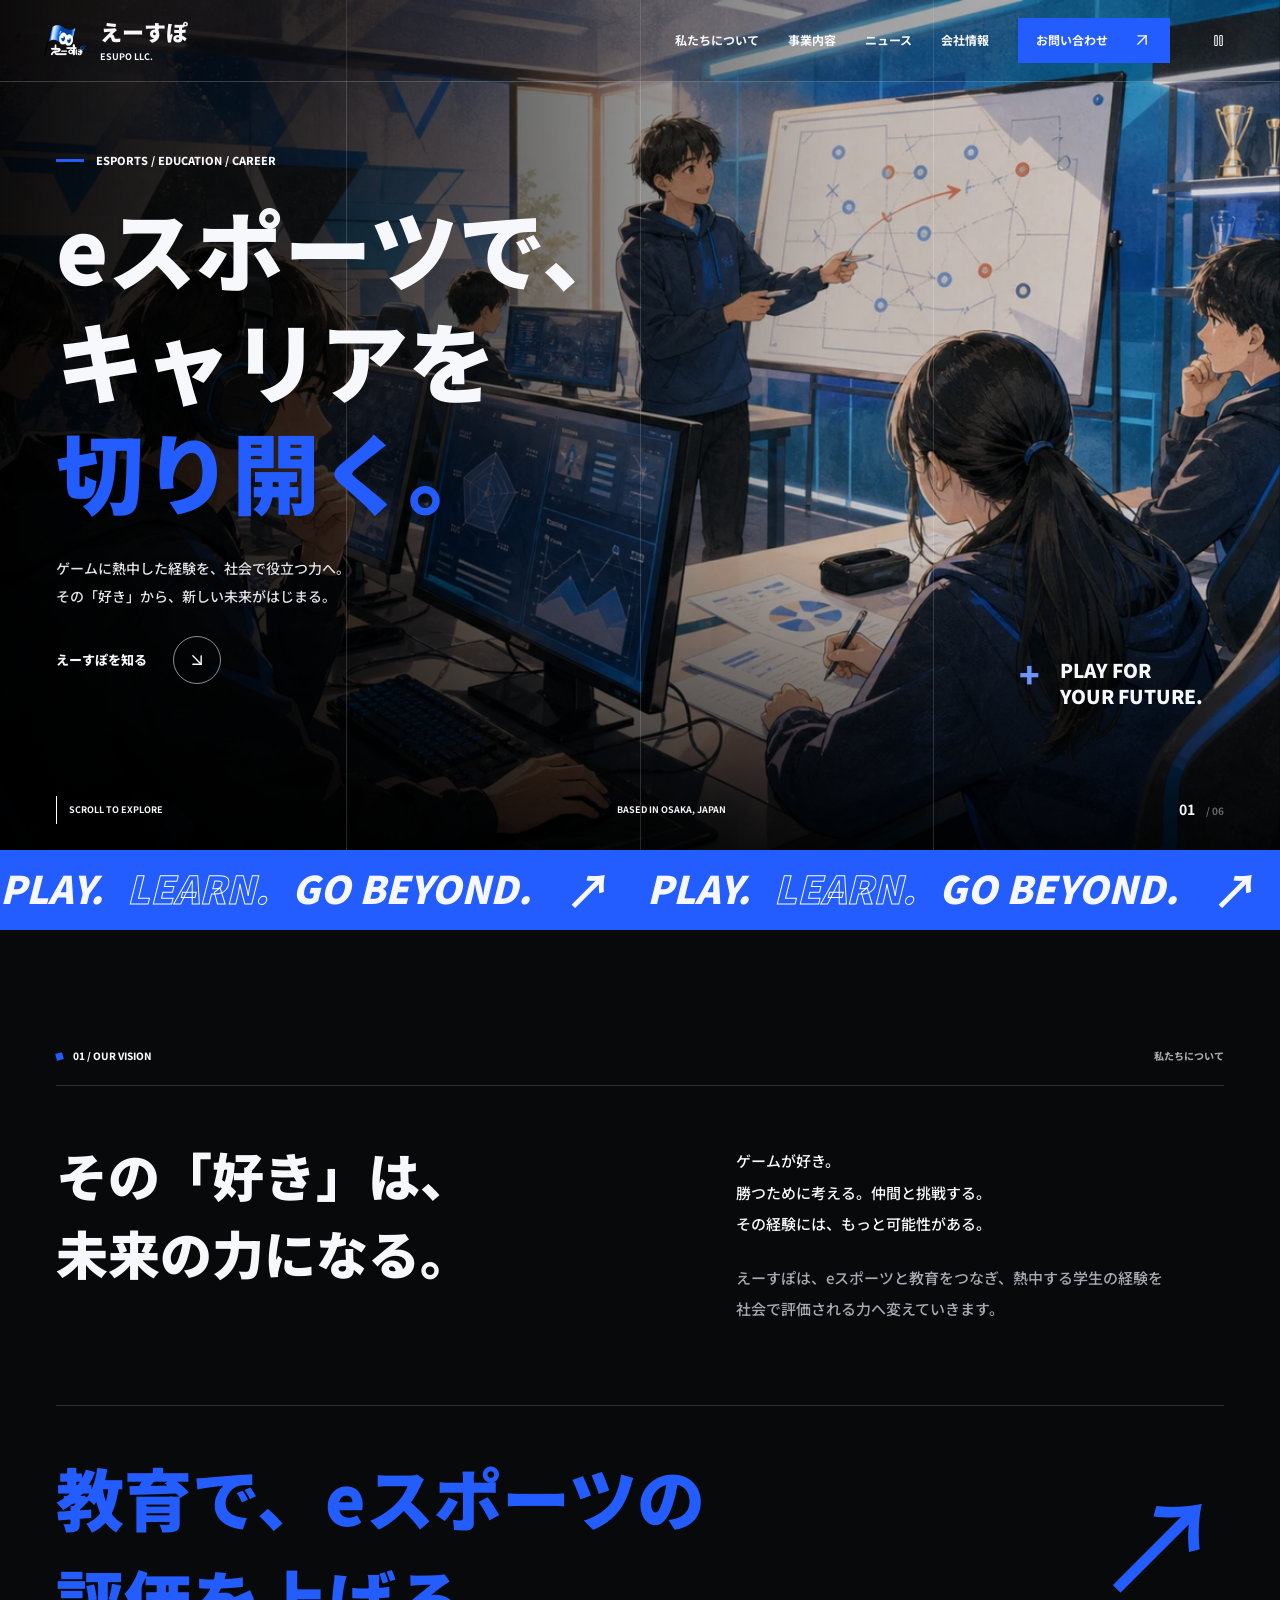
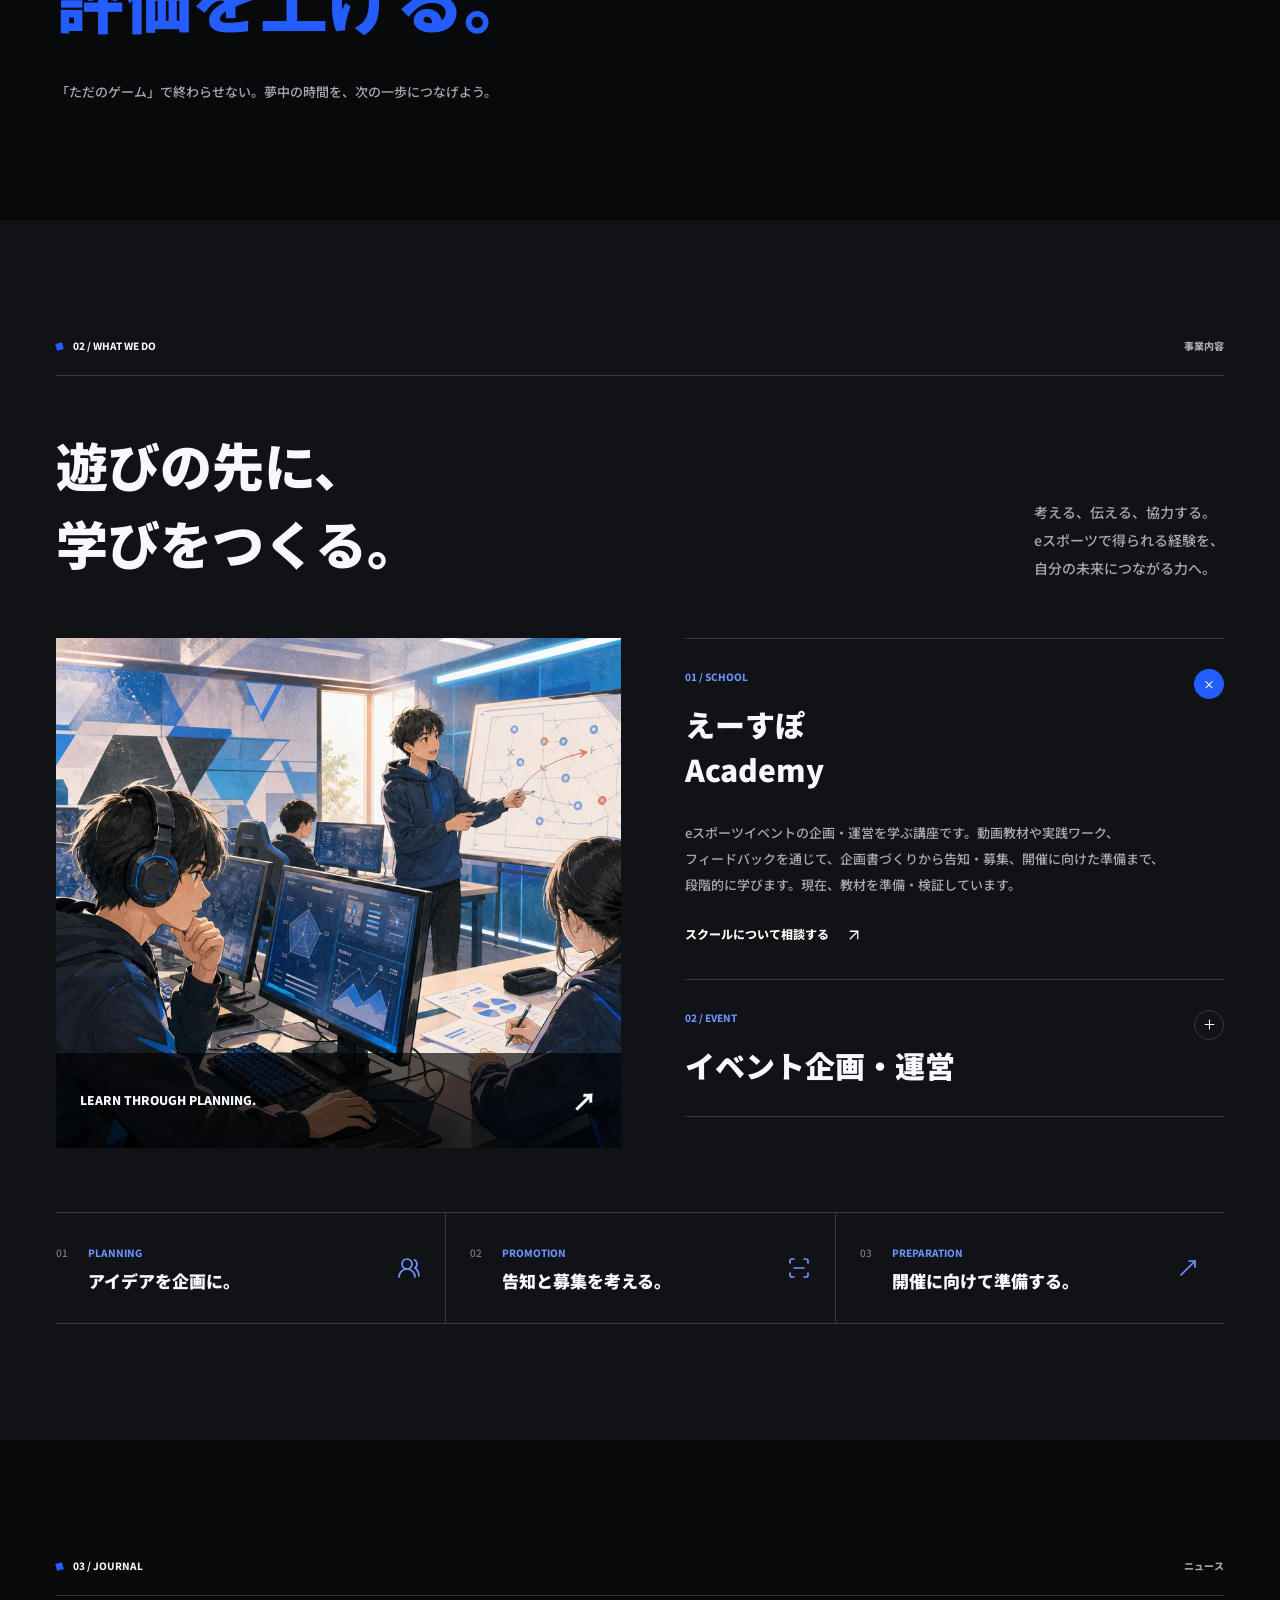
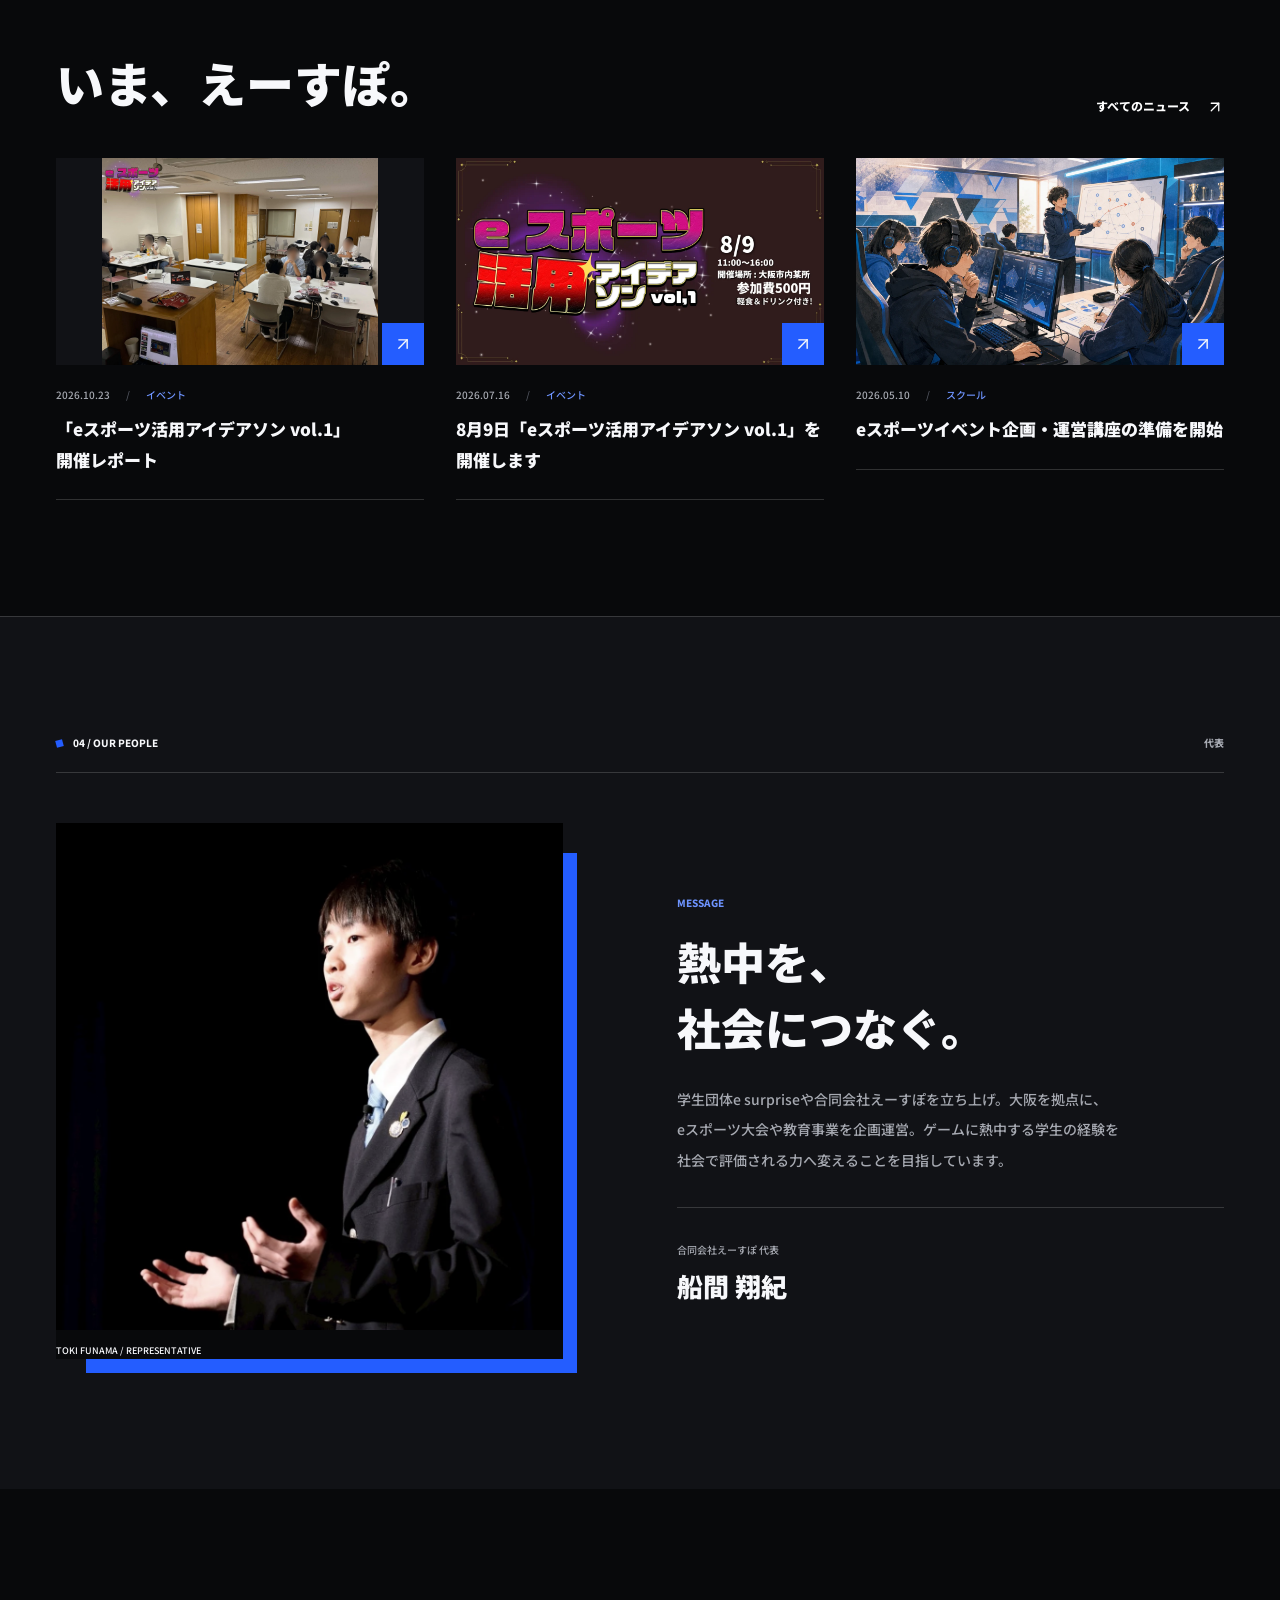
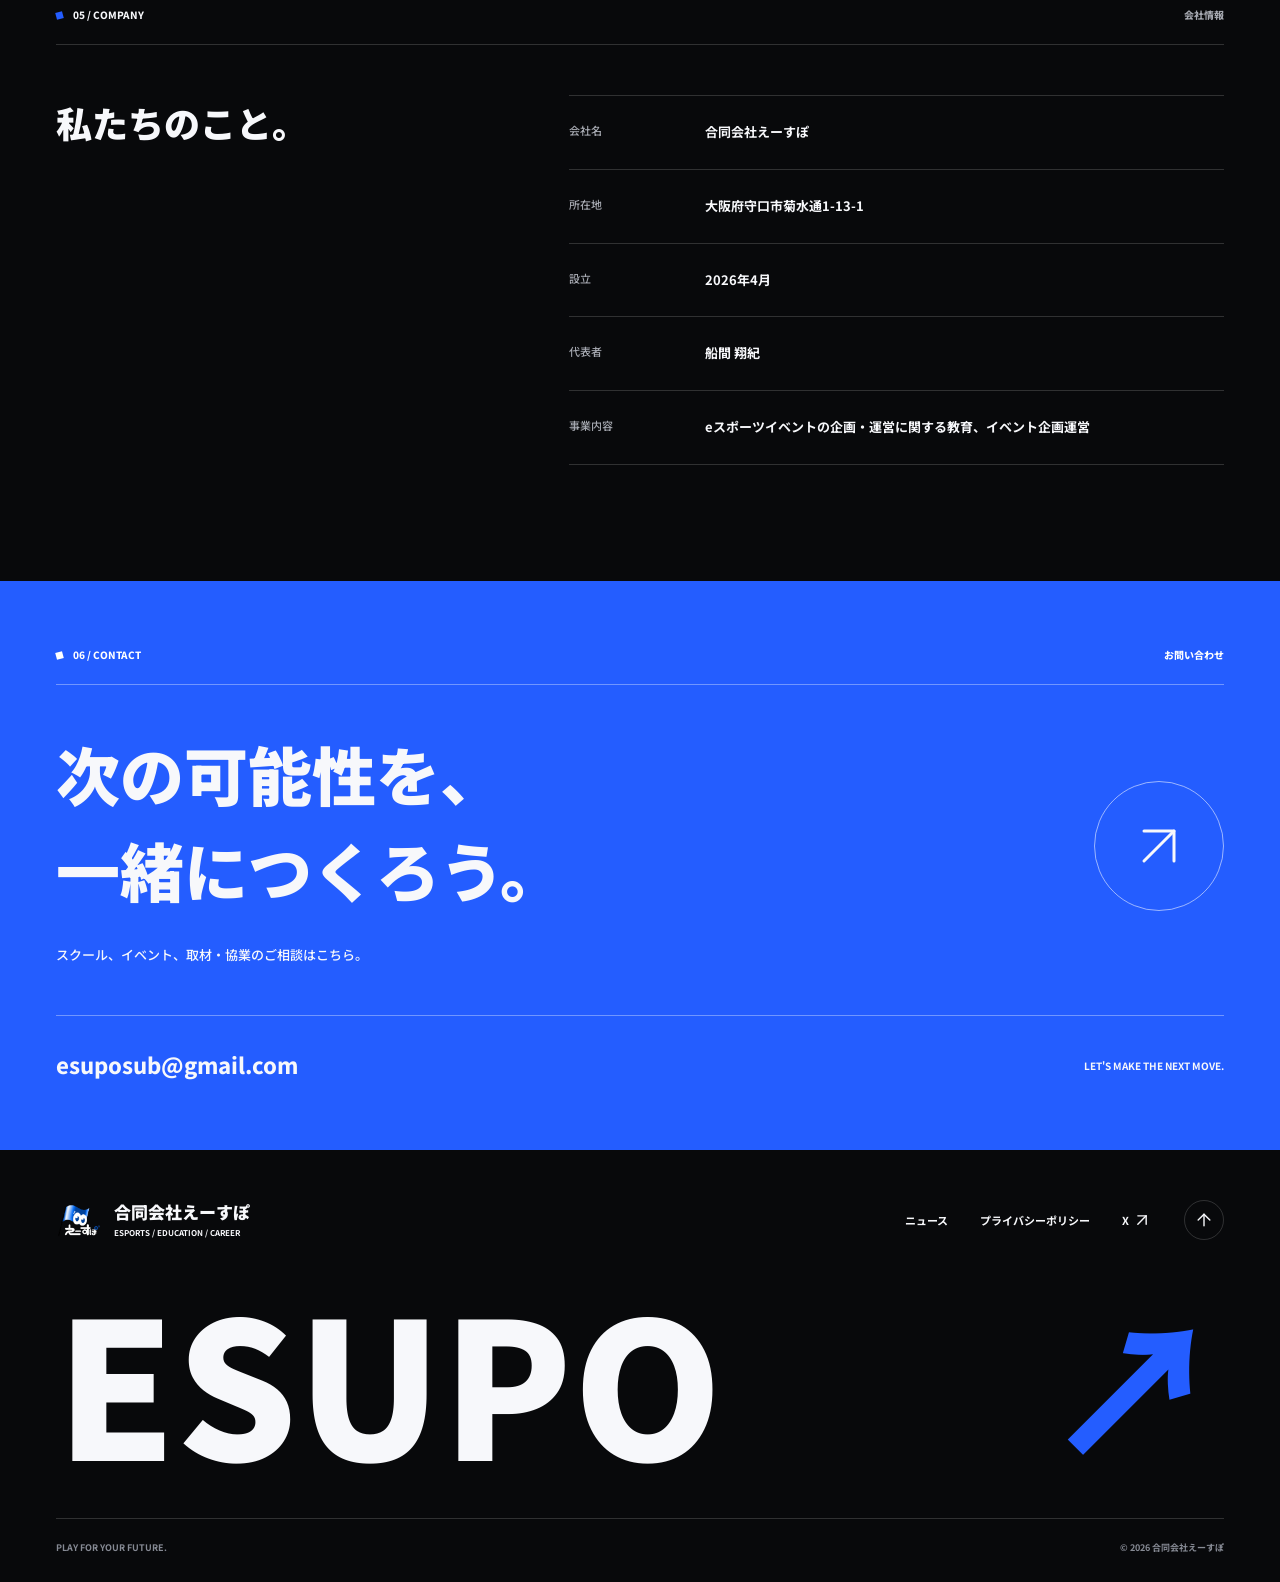
<file: index.html>
<!doctype html>
<html lang="ja">
  <head>
    <meta charset="utf-8">
    <meta name="viewport" content="width=device-width, initial-scale=1">
    <meta name="robots" content="index,follow,max-image-preview:large">
    <meta name="theme-color" content="#08090b">
    <title>合同会社えーすぽ | eスポーツイベント企画・運営と教育</title>
    <meta name="description" content="合同会社えーすぽは大阪を拠点に、eスポーツ大会やアイデアソンを企画・運営。イベントの企画から開催準備まで学ぶ「えーすぽAcademy」の教材も準備しています。">
    <link rel="canonical" href="https://esupo.jp/">
    <meta property="og:type" content="website">
    <meta property="og:locale" content="ja_JP">
    <meta property="og:site_name" content="合同会社えーすぽ">
    <meta property="og:title" content="合同会社えーすぽ | eスポーツで、キャリアを切り開く。">
    <meta property="og:description" content="大阪を拠点に、eスポーツ大会やアイデアソンを企画・運営。イベント企画・運営を学ぶ「えーすぽAcademy」の教材も準備しています。">
    <meta property="og:url" content="https://esupo.jp/">
    <meta property="og:image" content="https://esupo.jp/assets/news-school.webp">
    <meta name="twitter:card" content="summary_large_image">
    <link rel="icon" href="assets/logo.png">
    <link rel="preconnect" href="https://fonts.googleapis.com">
    <link rel="preconnect" href="https://fonts.gstatic.com" crossorigin>
    <link href="https://fonts.googleapis.com/css2?family=Noto+Sans+JP:wght@400;500;600;700;800;900&display=swap" rel="stylesheet">
    <link rel="stylesheet" href="styles.css?v=20261023">
    <script type="application/ld+json">
      {
        "@context": "https://schema.org",
        "@type": "Organization",
        "@id": "https://esupo.jp/#organization",
        "name": "合同会社えーすぽ",
        "url": "https://esupo.jp/",
        "logo": "https://esupo.jp/assets/logo.png",
        "description": "大阪を拠点に、eスポーツ大会やアイデアソンの企画・運営と、イベント企画・運営に関する教育を行う法人学生チーム",
        "foundingDate": "2026-04",
        "founder": { "@type": "Person", "name": "船間 翔紀" },
        "address": {
          "@type": "PostalAddress",
          "addressRegion": "大阪府",
          "addressLocality": "守口市",
          "streetAddress": "菊水通1-13-1",
          "addressCountry": "JP"
        },
        "email": "esuposub@gmail.com",
        "sameAs": ["https://x.com/TokiAPEX"]
      }
    </script>
    <script>document.documentElement.classList.add('js');</script>
    <script src="vendor/lucide.min.js" defer></script>
    <script src="news-data.js?v=20261103" defer></script>
    <script src="script.js?v=20261023" defer></script>
  </head>
  <body>
    <a class="skip-link" href="#main">本文へ移動</a>
    <div class="reading-progress" aria-hidden="true"></div>
    <header class="site-header" data-header>
      <a class="brand" href="./" aria-label="えーすぽ ホーム">
        <img src="assets/logo.png" width="46" height="36" alt="">
        <span>えーすぽ<span class="brand-sub">ESUPO LLC.</span></span>
      </a>
      <nav class="main-nav" id="main-nav" aria-label="メインナビゲーション">
        <a href="#vision">私たちについて</a>
        <a href="#business">事業内容</a>
        <a href="#news">ニュース</a>
        <a href="#company">会社情報</a>
        <a href="#contact" class="nav-contact">お問い合わせ<i data-lucide="arrow-up-right" aria-hidden="true"></i></a>
      </nav>
      <div class="header-tools">
        <button class="icon-button motion-toggle" type="button" aria-label="アニメーションを停止" aria-pressed="false" title="アニメーションを停止"><i data-lucide="pause" aria-hidden="true"></i></button>
        <button class="icon-button menu-toggle" type="button" aria-label="メニューを開く" aria-controls="main-nav" aria-expanded="false"><span></span><span></span></button>
      </div>
    </header>

    <main id="main">
      <section class="hero" id="top" aria-labelledby="hero-title">
        <div class="hero-visual" aria-hidden="true"><img src="assets/news-school.webp" alt="" width="1400" height="788" fetchpriority="high"></div>
        <div class="hero-shade" aria-hidden="true"></div>
        <div class="hero-grid" aria-hidden="true"><span></span><span></span><span></span></div>
        <div class="hero-content wrap">
          <p class="hero-eyebrow"><span class="blue-dash"></span>ESPORTS / EDUCATION / CAREER</p>
          <h1 id="hero-title"><span class="title-line"><span>eスポーツで、</span></span><span class="title-line"><span>キャリアを</span></span><span class="title-line blue-type"><span>切り開く。</span></span></h1>
          <p class="hero-lead"><span class="phrase">ゲームに熱中した経験を、</span><span class="phrase">社会で役立つ力へ。</span><br><span class="phrase">その「好き」から、</span><span class="phrase">新しい未来がはじまる。</span></p>
          <a class="action-link" href="#vision">えーすぽを知る<span class="arrow-disc"><i data-lucide="arrow-down-right" aria-hidden="true"></i></span></a>
        </div>
        <div class="hero-caption" aria-hidden="true"><span class="caption-cross">+</span><span>PLAY FOR<br>YOUR FUTURE.</span></div>
        <div class="hero-bottom wrap"><a class="scroll-cue" href="#vision"><span class="scroll-line"></span>SCROLL TO EXPLORE</a><span>BASED IN OSAKA, JAPAN</span><span class="hero-page">01 <span>/ 06</span></span></div>
      </section>

      <div class="marquee" aria-label="Play. Learn. Go beyond.">
        <div class="marquee-track"><div>PLAY. <span>LEARN.</span> GO BEYOND. <b>↗</b> PLAY. <span>LEARN.</span> GO BEYOND. <b>↗</b></div><div aria-hidden="true">PLAY. <span>LEARN.</span> GO BEYOND. <b>↗</b> PLAY. <span>LEARN.</span> GO BEYOND. <b>↗</b></div></div>
      </div>

      <section class="vision section-pad" id="vision" aria-labelledby="vision-title">
        <div class="wrap">
          <p class="section-label reveal"><span>01 / OUR VISION</span><span>私たちについて</span></p>
          <div class="vision-intro">
            <h2 class="section-title reveal" id="vision-title"><span class="phrase">その「好き」は、</span><br><span class="phrase">未来の力になる。</span></h2>
            <div class="vision-description reveal"><p>ゲームが好き。<br>勝つために考える。仲間と挑戦する。<br>その経験には、もっと可能性がある。</p><p><span class="phrase">えーすぽは、</span><span class="phrase">eスポーツと教育をつなぎ、</span><span class="phrase">熱中する学生の経験を</span><span class="phrase">社会で評価される力へ変えていきます。</span></p></div>
          </div>
          <div class="vision-statement reveal"><p><span class="phrase">教育で、</span><span class="phrase">eスポーツの</span><br class="desktop-break"><span class="phrase">評価を上げる。</span></p><span class="statement-mark" aria-hidden="true">↗</span></div>
          <p class="vision-note reveal"><span class="phrase">「ただのゲーム」で終わらせない。</span><span class="phrase">夢中の時間を、</span><span class="phrase">次の一歩につなげよう。</span></p>
        </div>
      </section>

      <section class="business section-pad" id="business" aria-labelledby="business-title">
        <div class="wrap">
          <p class="section-label reveal"><span>02 / WHAT WE DO</span><span>事業内容</span></p>
          <div class="section-heading reveal"><h2 class="section-title" id="business-title"><span class="phrase">遊びの先に、</span><br><span class="phrase">学びをつくる。</span></h2><p><span class="phrase">考える、伝える、協力する。</span><br><span class="phrase">eスポーツで得られる経験を、</span><br><span class="phrase">自分の未来につながる力へ。</span></p></div>
          <div class="business-layout">
            <figure class="business-photo reveal"><img data-business-image src="assets/news-school.webp" alt="話し合いながら学ぶ学生たちのイメージ" width="1400" height="788" loading="lazy"><figcaption><span data-business-caption>LEARN THROUGH PLANNING.</span><span aria-hidden="true">↗</span></figcaption></figure>
            <div class="service-list reveal">
              <details class="service" name="services" open data-image="assets/news-school.webp" data-caption="LEARN THROUGH PLANNING." data-alt="話し合いながら学ぶ学生たちのイメージ">
                <summary><span class="service-number">01 / SCHOOL</span><h3><span class="phrase">えーすぽ</span><br><span class="phrase">Academy</span></h3><span class="service-toggle" aria-hidden="true"><i data-lucide="plus"></i></span></summary>
                <div class="service-content"><p><span class="phrase">eスポーツイベントの</span><span class="phrase">企画・運営を学ぶ講座です。</span><span class="phrase">動画教材や実践ワーク、</span><span class="phrase">フィードバックを通じて、</span><span class="phrase">企画書づくりから告知・募集、</span><span class="phrase">開催に向けた準備まで、</span><span class="phrase">段階的に学びます。</span><span class="phrase">現在、教材を準備・検証しています。</span></p><a class="inline-link" href="mailto:esuposub@gmail.com?subject=えーすぽAcademyについて">スクールについて相談する<i data-lucide="arrow-up-right" aria-hidden="true"></i></a></div>
              </details>
              <details class="service" name="services" data-image="assets/news-company.webp" data-caption="CONNECT THROUGH ESPORTS." data-alt="eスポーツを通じて集まり、新しい挑戦を始める学生チームのイメージ">
                <summary><span class="service-number">02 / EVENT</span><h3><span class="phrase">イベント</span><span class="phrase">企画・運営</span></h3><span class="service-toggle" aria-hidden="true"><i data-lucide="plus"></i></span></summary>
                <div class="service-content"><p><span class="phrase">eスポーツ大会やアイデアソンなど、</span><span class="phrase">人と人がつながる機会を企画・運営。</span><span class="phrase">大阪を拠点に、</span><span class="phrase">学生の挑戦が生まれる場をつくります。</span></p><a class="inline-link" href="#news">イベントのお知らせを見る<i data-lucide="arrow-down-right" aria-hidden="true"></i></a></div>
              </details>
            </div>
          </div>
          <ol class="skills" aria-label="Academyで取り組むこと"><li class="reveal"><span class="skill-no">01</span><div><span class="skill-en">PLANNING</span><h3>アイデアを企画に。</h3></div><i data-lucide="users-round" aria-hidden="true"></i></li><li class="reveal"><span class="skill-no">02</span><div><span class="skill-en">PROMOTION</span><h3>告知と募集を考える。</h3></div><i data-lucide="scan-line" aria-hidden="true"></i></li><li class="reveal"><span class="skill-no">03</span><div><span class="skill-en">PREPARATION</span><h3>開催に向けて準備する。</h3></div><i data-lucide="move-up-right" aria-hidden="true"></i></li></ol>
        </div>
      </section>

      <section class="news section-pad" id="news" aria-labelledby="news-title">
        <div class="wrap">
          <p class="section-label reveal"><span>03 / JOURNAL</span><span>ニュース</span></p>
          <div class="section-heading news-heading reveal"><h2 class="section-title" id="news-title">いま、えーすぽ。</h2><a class="inline-link" href="news.html">すべてのニュース<i data-lucide="arrow-up-right" aria-hidden="true"></i></a></div>
          <div class="news-grid" data-news-list="home"></div>
          <noscript><p>最新のお知らせは<a href="https://x.com/TokiAPEX">X（@TokiAPEX）</a>でご確認ください。</p></noscript>
        </div>
      </section>

      <section class="representative section-pad" id="representative" aria-labelledby="representative-title">
        <div class="wrap">
          <p class="section-label reveal"><span>04 / OUR PEOPLE</span><span>代表</span></p>
          <div class="representative-layout">
            <figure class="representative-photo reveal"><img src="assets/representative-toki.webp" alt="合同会社えーすぽ代表 船間翔紀" width="1920" height="1080" loading="lazy"><figcaption>TOKI FUNAMA / REPRESENTATIVE</figcaption></figure>
            <div class="representative-copy reveal"><p class="small-label">MESSAGE</p><h2 class="section-title" id="representative-title"><span class="phrase">熱中を、</span><br><span class="phrase">社会につなぐ。</span></h2><p><span class="phrase">学生団体e surpriseや</span><span class="phrase">合同会社えーすぽを立ち上げ。</span><span class="phrase">大阪を拠点に、</span><span class="phrase">eスポーツ大会や教育事業を企画運営。</span><span class="phrase">ゲームに熱中する学生の経験を</span><span class="phrase">社会で評価される力へ変えることを</span><span class="phrase">目指しています。</span></p><div class="representative-name"><span>合同会社えーすぽ 代表</span><h3>船間 翔紀</h3></div></div>
          </div>
        </div>
      </section>

      <section class="company section-pad" id="company" aria-labelledby="company-title">
        <div class="wrap">
          <p class="section-label reveal"><span>05 / COMPANY</span><span>会社情報</span></p>
          <div class="company-layout"><h2 class="section-title reveal" id="company-title">私たちのこと。</h2><dl class="company-table reveal"><div><dt>会社名</dt><dd>合同会社えーすぽ</dd></div><div><dt>所在地</dt><dd><span class="phrase">大阪府守口市</span><span class="phrase">菊水通1-13-1</span></dd></div><div><dt>設立</dt><dd>2026年4月</dd></div><div><dt>代表者</dt><dd>船間 翔紀</dd></div><div><dt>事業内容</dt><dd><span class="phrase">eスポーツイベントの</span><span class="phrase">企画・運営に関する教育、</span><span class="phrase">イベント企画運営</span></dd></div></dl></div>
        </div>
      </section>

      <section class="contact section-pad" id="contact" aria-labelledby="contact-title">
        <div class="wrap">
          <p class="section-label reveal"><span>06 / CONTACT</span><span>お問い合わせ</span></p>
          <a class="contact-main reveal" href="mailto:esuposub@gmail.com"><div><h2 id="contact-title"><span class="phrase">次の可能性を、</span><br><span class="phrase">一緒につくろう。</span></h2><p><span class="phrase">スクール、イベント、</span><span class="phrase">取材・協業のご相談はこちら。</span></p></div><span class="contact-arrow"><i data-lucide="arrow-up-right" aria-hidden="true"></i></span></a>
          <div class="contact-bottom reveal"><a href="mailto:esuposub@gmail.com">esuposub@gmail.com</a><span>LET'S MAKE THE NEXT MOVE.</span></div>
        </div>
      </section>
    </main>

    <footer class="footer"><div class="wrap"><div class="footer-top"><a class="brand" href="#top"><img src="assets/logo.png" width="46" height="36" alt=""><span>合同会社えーすぽ<span class="brand-sub">ESPORTS / EDUCATION / CAREER</span></span></a><div class="footer-links"><a href="news.html">ニュース</a><a href="privacy.html">プライバシーポリシー</a><a href="https://x.com/TokiAPEX" target="_blank" rel="noopener noreferrer">X<i data-lucide="arrow-up-right" aria-hidden="true"></i></a><a class="icon-button back-top" href="#top" aria-label="ページ先頭へ" title="ページ先頭へ"><i data-lucide="arrow-up" aria-hidden="true"></i></a></div></div><p class="footer-wordmark" aria-hidden="true">ESUPO<span>↗</span></p><div class="footer-bottom"><span>PLAY FOR YOUR FUTURE.</span><p>&copy; 2026 合同会社えーすぽ</p></div></div></footer>

    <dialog class="news-dialog" aria-labelledby="dialog-title"><div class="dialog-bar"><span>ESUPO JOURNAL</span><button type="button" class="icon-button dialog-close" aria-label="ニュースを閉じる" title="閉じる"><i data-lucide="x" aria-hidden="true"></i></button></div><div class="dialog-content"></div></dialog>
  </body>
</html>
</file>
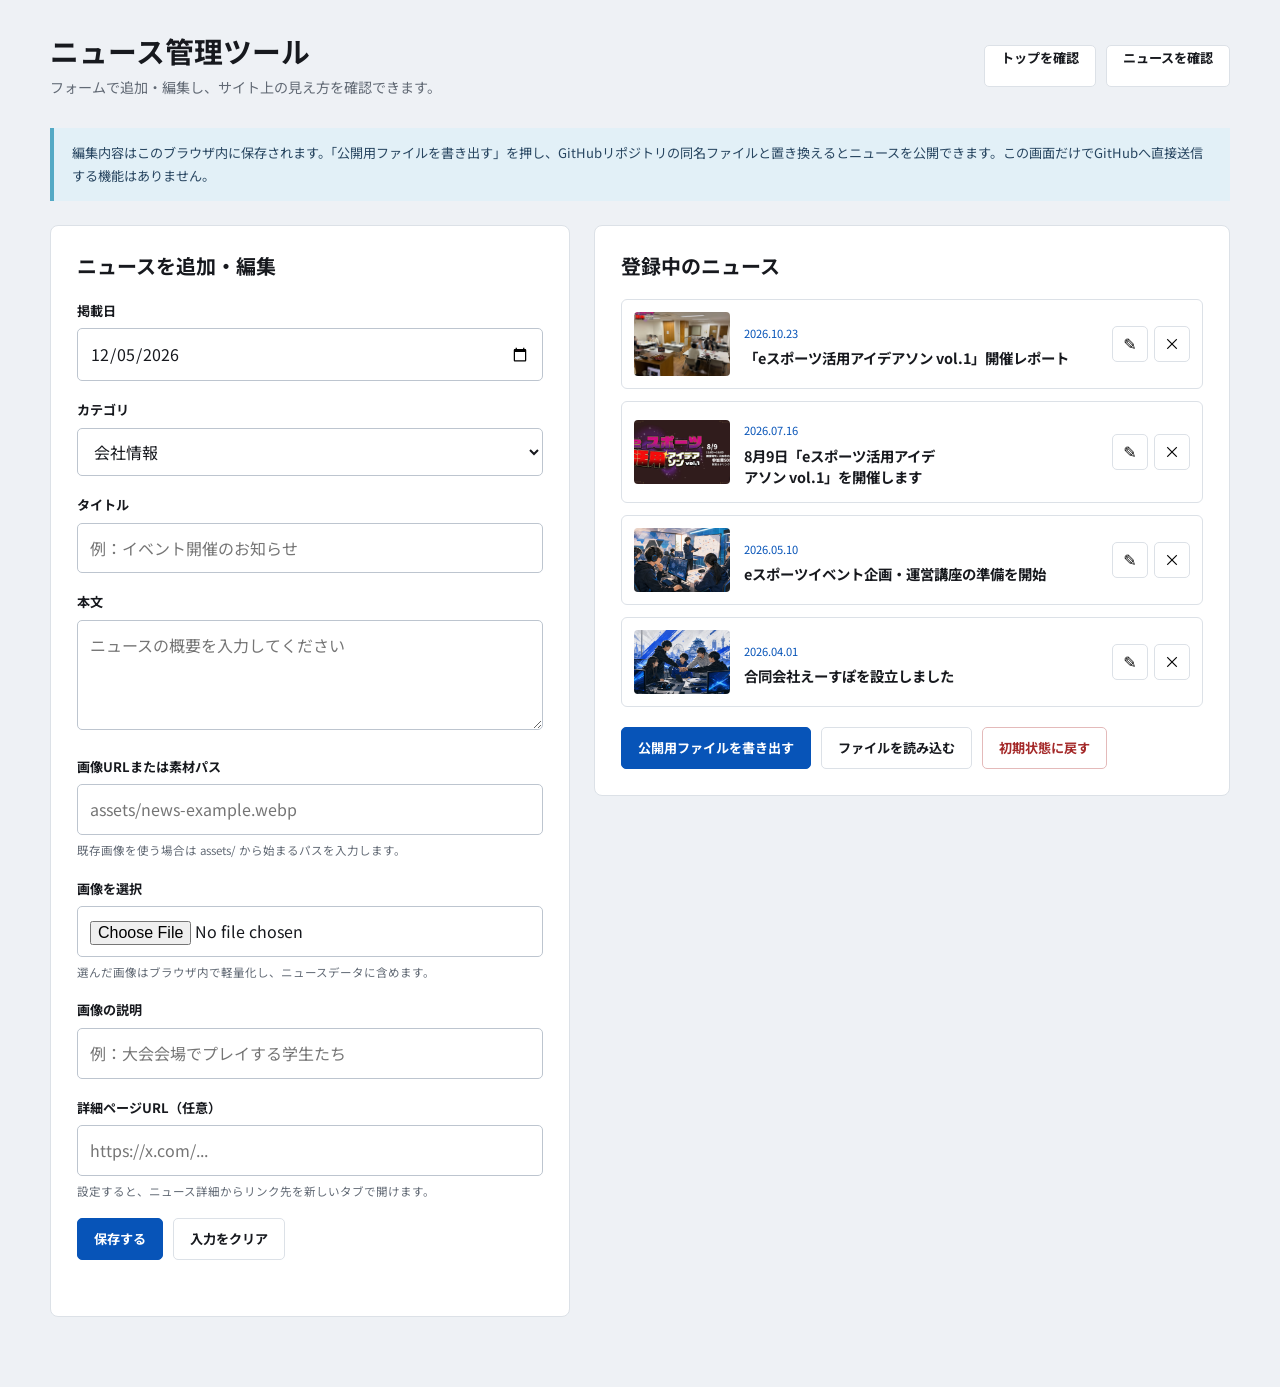
<file: admin.html>
<!doctype html>
<html lang="ja">
  <head>
    <meta charset="utf-8">
    <meta name="viewport" content="width=device-width, initial-scale=1">
    <meta name="robots" content="noindex,nofollow">
    <title>ニュース管理ツール | 合同会社えーすぽ</title>
    <link rel="icon" href="assets/logo.png" type="image/png">
    <link rel="preconnect" href="https://fonts.googleapis.com">
    <link rel="preconnect" href="https://fonts.gstatic.com" crossorigin>
    <link href="https://fonts.googleapis.com/css2?family=Noto+Sans+JP:wght@400;600;700;800&display=swap" rel="stylesheet">
    <link rel="stylesheet" href="admin-styles.css?v=20261023">
  </head>
  <body class="admin-body">
    <main class="admin-shell">
      <header class="admin-topbar">
        <div class="admin-title">
          <h1>ニュース管理ツール</h1>
          <p>フォームで追加・編集し、サイト上の見え方を確認できます。</p>
        </div>
        <div class="admin-actions">
          <a class="admin-button" href="index.html?preview=1" target="_blank" rel="noopener">トップを確認</a>
          <a class="admin-button" href="news.html?preview=1" target="_blank" rel="noopener">ニュースを確認</a>
        </div>
      </header>

      <div class="admin-notice">
        編集内容はこのブラウザ内に保存されます。「公開用ファイルを書き出す」を押し、GitHubリポジトリの同名ファイルと置き換えるとニュースを公開できます。この画面だけでGitHubへ直接送信する機能はありません。
      </div>

      <div class="admin-grid">
        <section class="admin-panel" aria-labelledby="form-title">
          <h2 id="form-title">ニュースを追加・編集</h2>
          <form id="news-form">
            <input type="hidden" id="news-id">
            <div class="field">
              <label for="news-date">掲載日</label>
              <input type="date" id="news-date" required>
            </div>
            <div class="field">
              <label for="news-category">カテゴリ</label>
              <select id="news-category"><option value="company">会社情報</option><option value="event">イベント</option><option value="school">スクール</option></select>
            </div>
            <div class="field">
              <label for="news-title">タイトル</label>
              <input type="text" id="news-title" maxlength="70" required placeholder="例：イベント開催のお知らせ">
            </div>
            <div class="field">
              <label for="news-summary">本文</label>
              <textarea id="news-summary" maxlength="260" required placeholder="ニュースの概要を入力してください"></textarea>
            </div>
            <div class="field">
              <label for="news-image">画像URLまたは素材パス</label>
              <input type="text" id="news-image" placeholder="assets/news-example.webp">
              <p class="field-help">既存画像を使う場合は assets/ から始まるパスを入力します。</p>
            </div>
            <div class="field">
              <label for="news-image-file">画像を選択</label>
              <input type="file" id="news-image-file" accept="image/jpeg,image/png,image/webp">
              <p class="field-help">選んだ画像はブラウザ内で軽量化し、ニュースデータに含めます。</p>
            </div>
            <div class="field">
              <label for="news-alt">画像の説明</label>
              <input type="text" id="news-alt" maxlength="100" placeholder="例：大会会場でプレイする学生たち">
            </div>
            <div class="field">
              <label for="news-url">詳細ページURL（任意）</label>
              <input type="url" id="news-url" placeholder="https://x.com/...">
              <p class="field-help">設定すると、ニュース詳細からリンク先を新しいタブで開けます。</p>
            </div>
            <div class="admin-actions">
              <button class="admin-button primary" type="submit">保存する</button>
              <button class="admin-button" type="button" id="cancel-edit">入力をクリア</button>
            </div>
          </form>
          <p class="admin-status" id="admin-status" role="status"></p>
        </section>

        <section class="admin-panel" aria-labelledby="list-title">
          <h2 id="list-title">登録中のニュース</h2>
          <div class="editor-news-list" id="editor-news-list"></div>
          <div class="admin-actions" style="margin-top: 20px">
            <button class="admin-button primary" type="button" id="export-news">公開用ファイルを書き出す</button>
            <label class="admin-button" for="import-news" style="display:inline-flex;align-items:center">ファイルを読み込む</label>
            <input type="file" id="import-news" accept=".js,.json" hidden>
            <button class="admin-button danger" type="button" id="reset-news">初期状態に戻す</button>
          </div>
        </section>
      </div>
    </main>

    <script src="news-data.js?v=20261103"></script>
    <script src="admin.js?v=20261023"></script>
  </body>
</html>
</file>
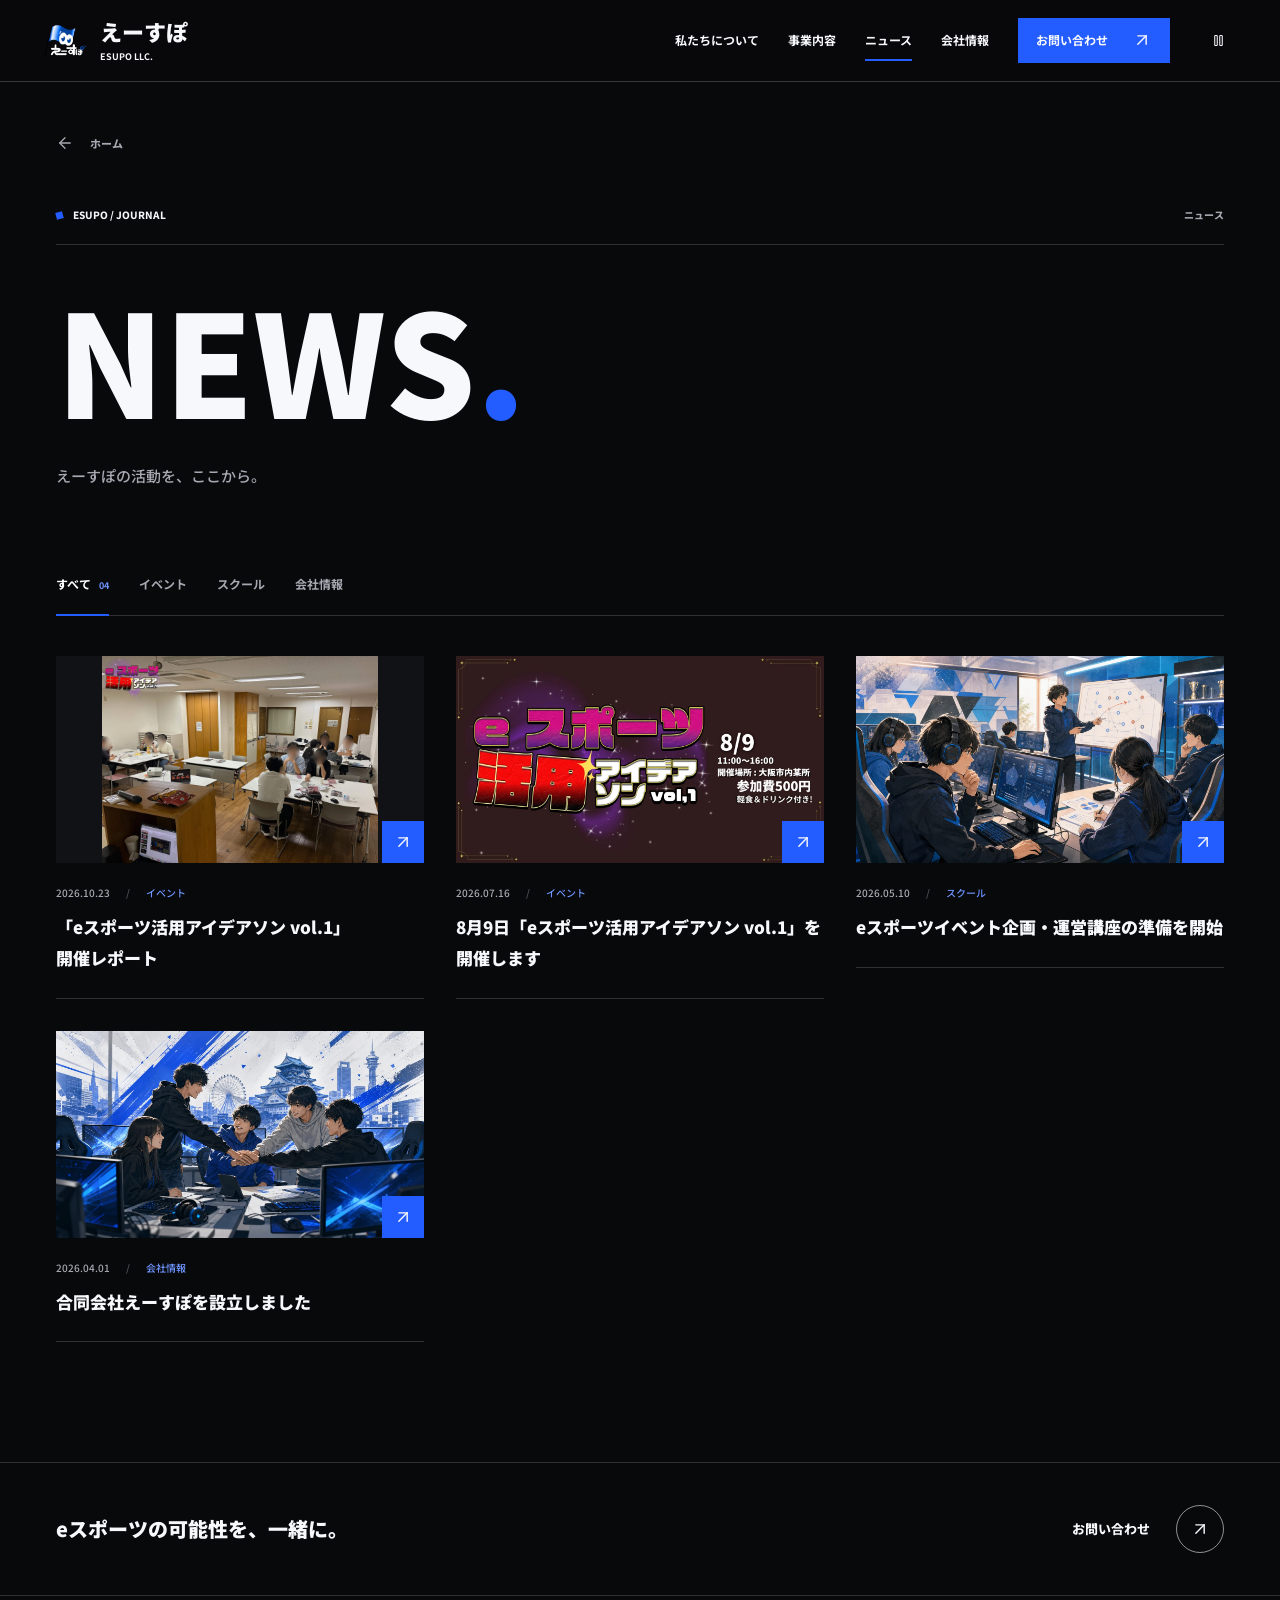
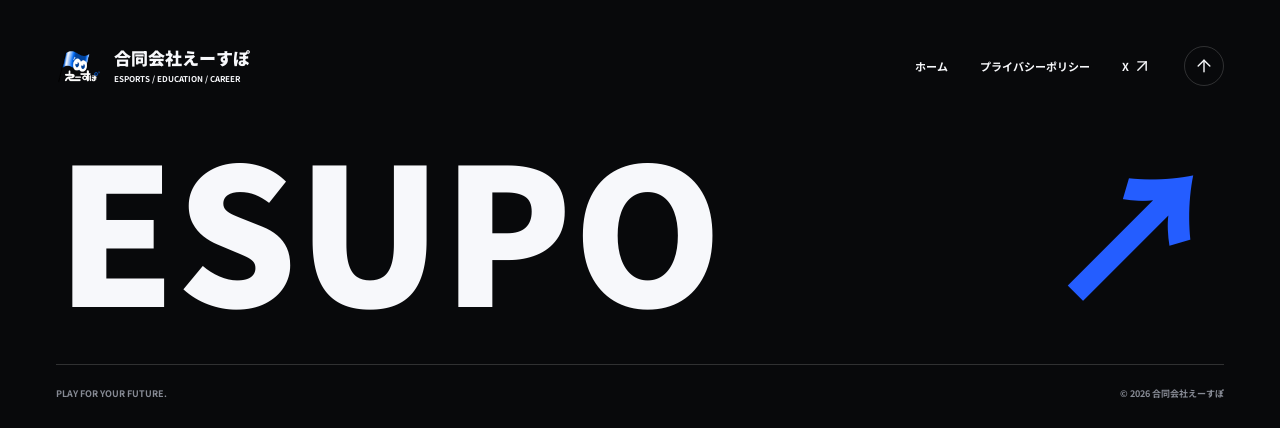
<file: news.html>
<!doctype html>
<html lang="ja">
  <head>
    <meta charset="utf-8">
    <meta name="viewport" content="width=device-width, initial-scale=1">
    <meta name="robots" content="index,follow,max-image-preview:large">
    <meta name="theme-color" content="#08090b">
    <title>ニュース | 合同会社えーすぽ</title>
    <meta name="description" content="合同会社えーすぽのeスポーツ教育、イベント、活動についてのお知らせ。">
    <link rel="canonical" href="https://esupo.jp/news.html">
    <meta property="og:type" content="website">
    <meta property="og:locale" content="ja_JP">
    <meta property="og:site_name" content="合同会社えーすぽ">
    <meta property="og:title" content="ニュース | 合同会社えーすぽ">
    <meta property="og:description" content="eスポーツ活用アイデアソンの開催報告など、えーすぽの活動やeスポーツ教育に関する最新情報です。">
    <meta property="og:url" content="https://esupo.jp/news.html">
    <meta property="og:image" content="https://esupo.jp/assets/news-ideathon-report-2026-08-09.webp">
    <meta name="twitter:card" content="summary_large_image">
    <link rel="icon" href="assets/logo.png">
    <link rel="preconnect" href="https://fonts.googleapis.com">
    <link rel="preconnect" href="https://fonts.gstatic.com" crossorigin>
    <link href="https://fonts.googleapis.com/css2?family=Noto+Sans+JP:wght@400;500;600;700;800;900&display=swap" rel="stylesheet">
    <link rel="stylesheet" href="styles.css?v=20261023">
    <script>document.documentElement.classList.add('js');</script>
    <script src="vendor/lucide.min.js" defer></script><script src="news-data.js?v=20261103" defer></script><script src="script.js?v=20261023" defer></script>
  </head>
  <body class="news-page">
    <a class="skip-link" href="#main">本文へ移動</a><div class="reading-progress" aria-hidden="true"></div>
    <header class="site-header" data-header><a class="brand" href="./" aria-label="えーすぽ ホーム"><img src="assets/logo.png" width="46" height="36" alt=""><span>えーすぽ<span class="brand-sub">ESUPO LLC.</span></span></a><nav class="main-nav" id="main-nav" aria-label="メインナビゲーション"><a href="./#vision">私たちについて</a><a href="./#business">事業内容</a><a href="news.html" aria-current="page">ニュース</a><a href="./#company">会社情報</a><a href="./#contact" class="nav-contact">お問い合わせ<i data-lucide="arrow-up-right" aria-hidden="true"></i></a></nav><div class="header-tools"><button class="icon-button motion-toggle" type="button" aria-label="アニメーションを停止" aria-pressed="false" title="アニメーションを停止"><i data-lucide="pause" aria-hidden="true"></i></button><button class="icon-button menu-toggle" type="button" aria-label="メニューを開く" aria-controls="main-nav" aria-expanded="false"><span></span><span></span></button></div></header>
    <main id="main"><section class="news-hero wrap"><a class="inline-link back-home" href="./"><i data-lucide="arrow-left" aria-hidden="true"></i>ホーム</a><p class="section-label reveal"><span>ESUPO / JOURNAL</span><span>ニュース</span></p><h1 class="archive-title reveal">NEWS<span class="blue-type">.</span></h1><p class="archive-lead reveal">えーすぽの活動を、ここから。</p></section><section class="news-archive wrap" aria-label="ニュース一覧"><div class="news-filters" role="group" aria-label="ニュースのカテゴリ"><button type="button" data-filter="all" aria-pressed="true">すべて<span>04</span></button><button type="button" data-filter="event" aria-pressed="false">イベント</button><button type="button" data-filter="school" aria-pressed="false">スクール</button><button type="button" data-filter="company" aria-pressed="false">会社情報</button></div><div class="news-grid" data-news-list="all" aria-live="polite"></div><noscript><p>最新のお知らせは<a href="https://x.com/TokiAPEX">X（@TokiAPEX）</a>でご確認ください。</p></noscript></section><section class="archive-contact"><div class="wrap"><p>eスポーツの可能性を、一緒に。</p><a class="action-link" href="mailto:esuposub@gmail.com">お問い合わせ<span class="arrow-disc"><i data-lucide="arrow-up-right" aria-hidden="true"></i></span></a></div></section></main>
    <footer class="footer"><div class="wrap"><div class="footer-top"><a class="brand" href="./"><img src="assets/logo.png" width="46" height="36" alt=""><span>合同会社えーすぽ<span class="brand-sub">ESPORTS / EDUCATION / CAREER</span></span></a><div class="footer-links"><a href="./">ホーム</a><a href="privacy.html">プライバシーポリシー</a><a href="https://x.com/TokiAPEX" target="_blank" rel="noopener noreferrer">X<i data-lucide="arrow-up-right" aria-hidden="true"></i></a><a class="icon-button back-top" href="#main" aria-label="ページ先頭へ" title="ページ先頭へ"><i data-lucide="arrow-up" aria-hidden="true"></i></a></div></div><p class="footer-wordmark" aria-hidden="true">ESUPO<span>↗</span></p><div class="footer-bottom"><span>PLAY FOR YOUR FUTURE.</span><p>&copy; 2026 合同会社えーすぽ</p></div></div></footer>
    <dialog class="news-dialog" aria-labelledby="dialog-title"><div class="dialog-bar"><span>ESUPO JOURNAL</span><button type="button" class="icon-button dialog-close" aria-label="ニュースを閉じる" title="閉じる"><i data-lucide="x" aria-hidden="true"></i></button></div><div class="dialog-content"></div></dialog>
  </body>
</html>
</file>
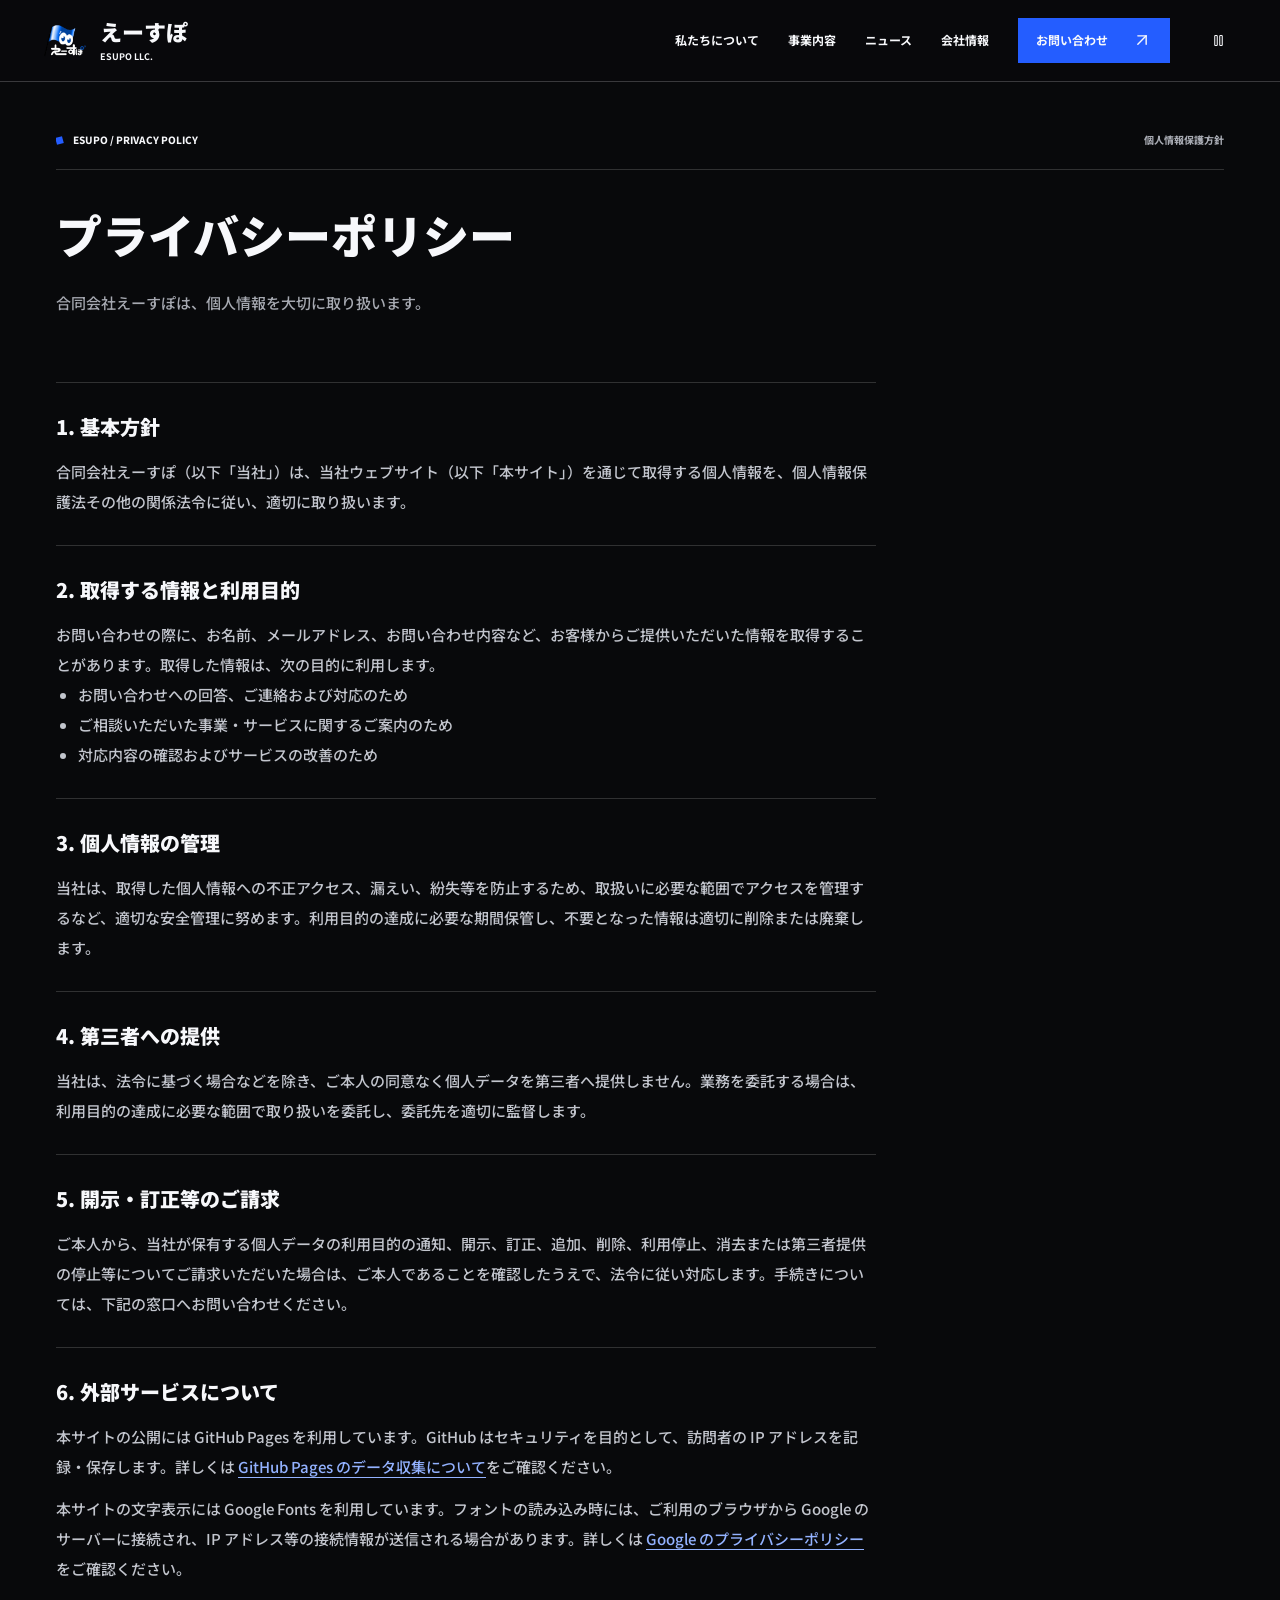
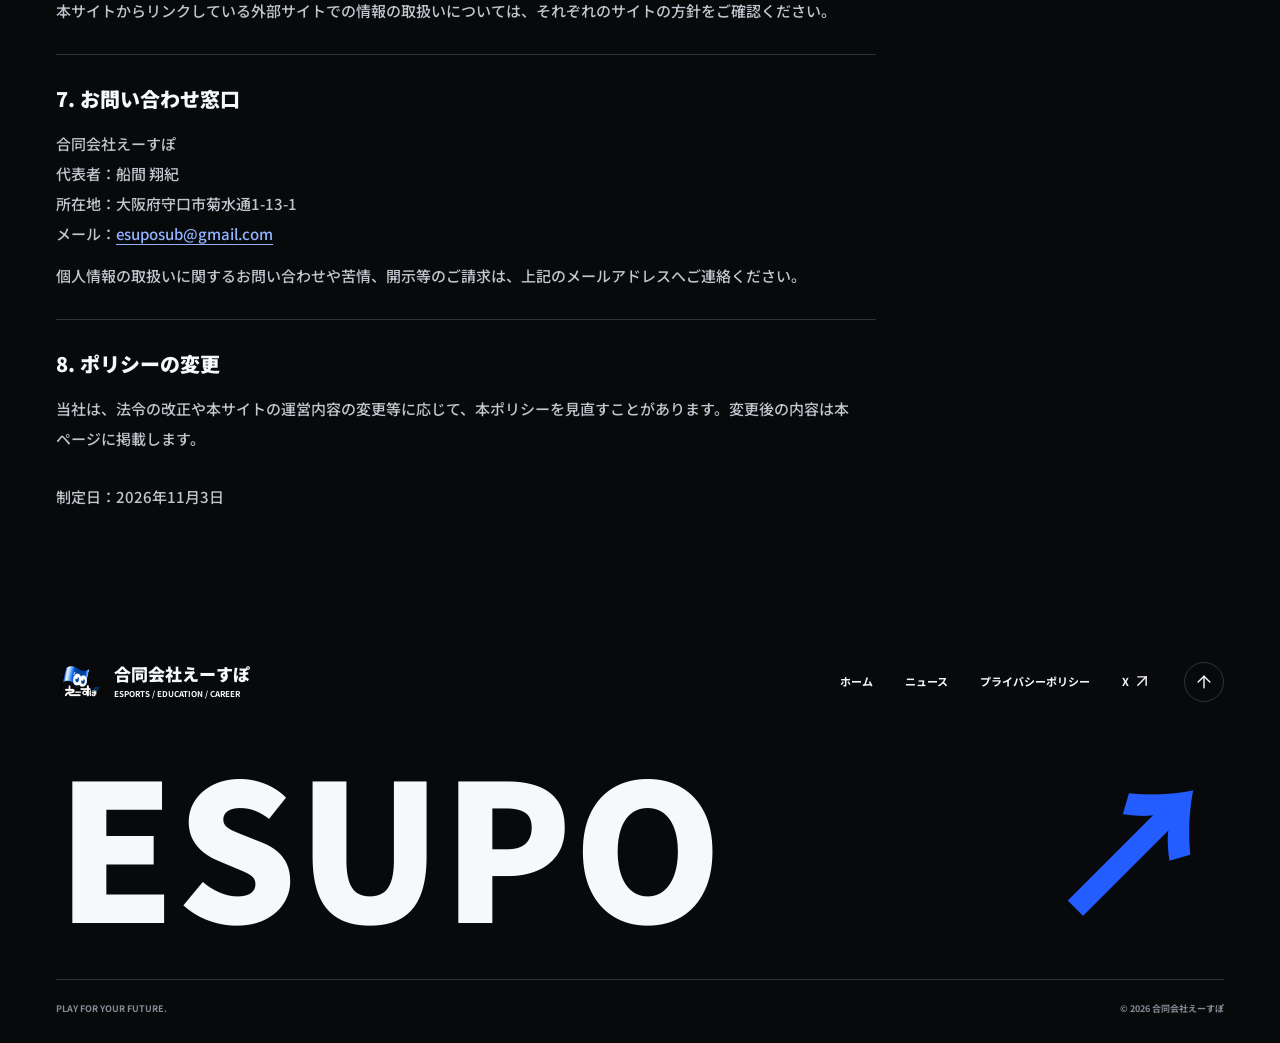
<file: privacy.html>
<!doctype html>
<html lang="ja">
  <head>
    <meta charset="utf-8">
    <meta name="viewport" content="width=device-width, initial-scale=1">
    <meta name="robots" content="index,follow">
    <meta name="theme-color" content="#08090b">
    <title>プライバシーポリシー | 合同会社えーすぽ</title>
    <meta name="description" content="合同会社えーすぽのウェブサイトにおける個人情報の取扱いについてご案内します。">
    <link rel="canonical" href="https://esupo.jp/privacy.html">
    <meta property="og:type" content="website">
    <meta property="og:locale" content="ja_JP">
    <meta property="og:site_name" content="合同会社えーすぽ">
    <meta property="og:title" content="プライバシーポリシー | 合同会社えーすぽ">
    <meta property="og:description" content="合同会社えーすぽのウェブサイトにおける個人情報の取扱いについてご案内します。">
    <meta property="og:url" content="https://esupo.jp/privacy.html">
    <link rel="icon" href="assets/logo.png">
    <link rel="preconnect" href="https://fonts.googleapis.com">
    <link rel="preconnect" href="https://fonts.gstatic.com" crossorigin>
    <link href="https://fonts.googleapis.com/css2?family=Noto+Sans+JP:wght@400;500;600;700;800;900&display=swap" rel="stylesheet">
    <link rel="stylesheet" href="styles.css?v=20261103">
    <script src="vendor/lucide.min.js" defer></script>
    <script src="script.js?v=20261023" defer></script>
  </head>
  <body>
    <a class="skip-link" href="#main">本文へ移動</a>
    <div class="reading-progress" aria-hidden="true"></div>
    <header class="site-header" data-header>
      <a class="brand" href="./" aria-label="えーすぽ ホーム"><img src="assets/logo.png" width="46" height="36" alt=""><span>えーすぽ<span class="brand-sub">ESUPO LLC.</span></span></a>
      <nav class="main-nav" id="main-nav" aria-label="メインナビゲーション"><a href="./#vision">私たちについて</a><a href="./#business">事業内容</a><a href="news.html">ニュース</a><a href="./#company">会社情報</a><a href="./#contact" class="nav-contact">お問い合わせ<i data-lucide="arrow-up-right" aria-hidden="true"></i></a></nav>
      <div class="header-tools"><button class="icon-button motion-toggle" type="button" aria-label="アニメーションを停止" aria-pressed="false" title="アニメーションを停止"><i data-lucide="pause" aria-hidden="true"></i></button><button class="icon-button menu-toggle" type="button" aria-label="メニューを開く" aria-controls="main-nav" aria-expanded="false"><span></span><span></span></button></div>
    </header>
    <main id="main" class="policy-page wrap">
      <p class="section-label"><span>ESUPO / PRIVACY POLICY</span><span>個人情報保護方針</span></p>
      <h1>プライバシーポリシー</h1>
      <p class="policy-intro">合同会社えーすぽは、個人情報を大切に取り扱います。</p>
      <div class="policy-content">
        <section><h2>1. 基本方針</h2><p>合同会社えーすぽ（以下「当社」）は、当社ウェブサイト（以下「本サイト」）を通じて取得する個人情報を、個人情報保護法その他の関係法令に従い、適切に取り扱います。</p></section>
        <section><h2>2. 取得する情報と利用目的</h2><p>お問い合わせの際に、お名前、メールアドレス、お問い合わせ内容など、お客様からご提供いただいた情報を取得することがあります。取得した情報は、次の目的に利用します。</p><ul><li>お問い合わせへの回答、ご連絡および対応のため</li><li>ご相談いただいた事業・サービスに関するご案内のため</li><li>対応内容の確認およびサービスの改善のため</li></ul></section>
        <section><h2>3. 個人情報の管理</h2><p>当社は、取得した個人情報への不正アクセス、漏えい、紛失等を防止するため、取扱いに必要な範囲でアクセスを管理するなど、適切な安全管理に努めます。利用目的の達成に必要な期間保管し、不要となった情報は適切に削除または廃棄します。</p></section>
        <section><h2>4. 第三者への提供</h2><p>当社は、法令に基づく場合などを除き、ご本人の同意なく個人データを第三者へ提供しません。業務を委託する場合は、利用目的の達成に必要な範囲で取り扱いを委託し、委託先を適切に監督します。</p></section>
        <section><h2>5. 開示・訂正等のご請求</h2><p>ご本人から、当社が保有する個人データの利用目的の通知、開示、訂正、追加、削除、利用停止、消去または第三者提供の停止等についてご請求いただいた場合は、ご本人であることを確認したうえで、法令に従い対応します。手続きについては、下記の窓口へお問い合わせください。</p></section>
        <section><h2>6. 外部サービスについて</h2><p>本サイトの公開には GitHub Pages を利用しています。GitHub はセキュリティを目的として、訪問者の IP アドレスを記録・保存します。詳しくは <a href="https://docs.github.com/en/pages/getting-started-with-github-pages/what-is-github-pages#data-collection" target="_blank" rel="noopener noreferrer">GitHub Pages のデータ収集について</a>をご確認ください。</p><p>本サイトの文字表示には Google Fonts を利用しています。フォントの読み込み時には、ご利用のブラウザから Google のサーバーに接続され、IP アドレス等の接続情報が送信される場合があります。詳しくは <a href="https://policies.google.com/privacy?hl=ja" target="_blank" rel="noopener noreferrer">Google のプライバシーポリシー</a>をご確認ください。</p><p>本サイトからリンクしている外部サイトでの情報の取扱いについては、それぞれのサイトの方針をご確認ください。</p></section>
        <section><h2>7. お問い合わせ窓口</h2><p>合同会社えーすぽ<br>代表者：船間 翔紀<br>所在地：大阪府守口市菊水通1-13-1<br>メール：<a href="mailto:esuposub@gmail.com">esuposub@gmail.com</a></p><p>個人情報の取扱いに関するお問い合わせや苦情、開示等のご請求は、上記のメールアドレスへご連絡ください。</p></section>
        <section><h2>8. ポリシーの変更</h2><p>当社は、法令の改正や本サイトの運営内容の変更等に応じて、本ポリシーを見直すことがあります。変更後の内容は本ページに掲載します。</p></section>
        <p class="policy-date">制定日：2026年11月3日</p>
      </div>
    </main>
    <footer class="footer"><div class="wrap"><div class="footer-top"><a class="brand" href="./"><img src="assets/logo.png" width="46" height="36" alt=""><span>合同会社えーすぽ<span class="brand-sub">ESPORTS / EDUCATION / CAREER</span></span></a><div class="footer-links"><a href="./">ホーム</a><a href="news.html">ニュース</a><a href="privacy.html" aria-current="page">プライバシーポリシー</a><a href="https://x.com/TokiAPEX" target="_blank" rel="noopener noreferrer">X<i data-lucide="arrow-up-right" aria-hidden="true"></i></a><a class="icon-button back-top" href="#main" aria-label="ページ先頭へ" title="ページ先頭へ"><i data-lucide="arrow-up" aria-hidden="true"></i></a></div></div><p class="footer-wordmark" aria-hidden="true">ESUPO<span>↗</span></p><div class="footer-bottom"><span>PLAY FOR YOUR FUTURE.</span><p>&copy; 2026 合同会社えーすぽ</p></div></div></footer>
  </body>
</html>
</file>
<file: styles.css>
:root {
  color-scheme: dark;
  --black: #08090b;
  --surface: #111216;
  --blue: #245dff;
  --blue-light: #6e94ff;
  --white: #f7f8fb;
  --muted: #a6a9b1;
  --rule: rgba(255,255,255,.16);
  --font: "Noto Sans JP", sans-serif;
}
*, *::before, *::after { box-sizing: border-box; letter-spacing: 0; }
html { scroll-behavior: smooth; scroll-padding-top: 92px; }
body { margin: 0; background: var(--black); color: var(--white); font: 500 16px/1.9 var(--font); -webkit-font-smoothing: antialiased; }
main { overflow: clip; }
body.menu-open, body.dialog-open { overflow: hidden; }
::selection { background: var(--blue); color: white; }
img { display: block; width: 100%; max-width: 100%; height: auto; }
a { color: inherit; text-decoration: none; }
button { color: inherit; font: inherit; cursor: pointer; }
button, a, summary { -webkit-tap-highlight-color: transparent; }
button { border: 0; border-radius: 0; }
button:disabled { cursor: default; }
button svg, a svg { flex: 0 0 auto; }
svg { width: 20px; height: 20px; stroke-width: 1.7; }
h1,h2,h3,p,figure { margin: 0; }
h1,h2,h3 { font-weight: 900; line-height: 1.35; overflow-wrap: break-word; line-break: strict; }
p,dd { overflow-wrap: break-word; line-break: strict; }
ul,ol { margin: 0; padding: 0; list-style: none; }
:focus-visible { outline: 2px solid var(--blue-light); outline-offset: 6px; }
.wrap { width: min(1280px,calc(100% - 112px)); margin-inline: auto; }
.section-pad { padding-block: 116px; }
.phrase { display: inline-block; max-width: 100%; }
.blue-type { color: var(--blue); }
.skip-link { position: fixed; z-index: 1000; top: 12px; left: 16px; transform: translateY(-160%); background: var(--blue); padding: 8px 18px; }
.skip-link:focus { transform: none; }
.reading-progress { position: fixed; z-index: 200; inset: 0 0 auto; height: 3px; background: var(--blue); transform: scaleX(var(--page-progress,0)); transform-origin: left; pointer-events: none; }
.site-header { position: absolute; z-index: 50; top: 0; left: 0; right: 0; display: flex; align-items: center; height: 82px; padding-inline: 42px; border-bottom: 1px solid rgba(255,255,255,.2); gap: 28px; background: rgba(8,9,11,.18); transition: background .25s; }
.site-header.is-fixed { position: fixed; height: 68px; background: rgba(8,9,11,.84); backdrop-filter: blur(18px); animation: header-in .3s both; }
.brand { display: inline-flex; align-items: center; gap: 12px; flex-shrink: 0; line-height: 1.35; }
.brand img { width: 46px; height: 36px; object-fit: contain; }
.brand>span { font-size: 22px; font-weight: 900; }
.brand-sub { display: block; font: 700 9px/1.5 var(--font); margin-top: 3px; }
.main-nav { display: flex; align-items: center; gap: 29px; margin-left: auto; font-size: 12px; font-weight: 700; }
.main-nav>a { position: relative; padding-block: 9px; }
.main-nav>a::after { content: ""; position: absolute; bottom: 0; left: 0; right: 0; height: 2px; background: var(--blue); transform: scaleX(0); transform-origin: right; transition: transform .25s; }
.main-nav>a:hover::after, .main-nav>a[aria-current]::after { transform: scaleX(1); transform-origin: left; }
.main-nav .nav-contact { display: flex; align-items: center; gap: 24px; padding: 11px 18px; background: var(--blue); }
.header-tools { display: flex; align-items: center; gap: 10px; }
.icon-button { display: inline-flex; align-items: center; justify-content: center; width: 40px; height: 40px; flex: 0 0 40px; background: transparent; transition: color .2s,background .2s; }
.icon-button:hover { color: var(--blue-light); background: rgba(255,255,255,.05); }
.motion-toggle svg { width: 15px; height: 15px; }
.menu-toggle { display: none; }
.hero { position: relative; isolation: isolate; min-height: 690px; height: min(850px,calc(100svh - 46px)); overflow: hidden; }
.hero-visual, .hero-shade, .hero-grid { position: absolute; inset: 0; pointer-events: none; }
.hero-visual { z-index: -3; transform: translate3d(var(--pointer-x,0px),calc(var(--pointer-y,0px) + var(--hero-scroll,0px)),0); will-change: transform; }
.hero-visual img { height: 100%; object-fit: cover; object-position: 66% center; animation: image-breathe 24s ease-in-out infinite alternate; }
.hero-shade { z-index: -2; background: linear-gradient(90deg,rgba(0,0,0,.94) 0%,rgba(0,0,0,.78) 25%,rgba(0,0,0,.22) 65%,rgba(0,0,0,.12) 100%),linear-gradient(0deg,rgba(0,0,0,.8),transparent 35%); }
.hero-grid { z-index: -1; display: flex; justify-content: space-between; padding-inline: 27%; opacity: .15; }
.hero-grid>span { width: 1px; background: white; }
.hero-content { padding-top: 150px; position: relative; }
.hero-eyebrow { display: flex; align-items: center; gap: 12px; font-size: 11px; font-weight: 800; margin-bottom: 24px; }
.blue-dash { display: block; width: 28px; height: 3px; background: var(--blue); }
.hero h1 { font-size: 88px; line-height: 1.19; }
.title-line { display: block; overflow: hidden; width: fit-content; padding-bottom: 7px; }
.title-line>span { display: block; animation: title-enter 1s cubic-bezier(.16,1,.3,1) both; }
.title-line:nth-child(2)>span { animation-delay: .12s; }
.title-line:nth-child(3)>span { animation-delay: .24s; }
.hero-lead { margin-top: 24px; font-size: 14px; line-height: 2; color: #e1e3e9; animation: fade-in .9s .45s both; }
.action-link { display: inline-flex; align-items: center; gap: 26px; font-size: 13px; font-weight: 800; }
.hero .action-link { margin-top: 26px; animation: fade-in .9s .6s both; }
.arrow-disc { display: flex; justify-content: center; align-items: center; width: 48px; height: 48px; border: 1px solid rgba(255,255,255,.55); border-radius: 50%; transition: color .25s,background .25s,transform .25s; }
.action-link:hover .arrow-disc { background: var(--blue); border-color: var(--blue); transform: rotate(-45deg); }
.hero-caption { position: absolute; right: 6%; bottom: 140px; display: flex; align-items: flex-start; gap: 20px; font-size: 19px; font-weight: 900; line-height: 1.4; }
.caption-cross { font-size: 34px; line-height: 1; color: var(--blue-light); }
.hero-bottom { position: absolute; bottom: 26px; left: 0; right: 0; display: flex; align-items: center; justify-content: space-between; gap: 20px; font: 700 9px/1.4 var(--font); }
.scroll-cue { display: flex; align-items: center; gap: 12px; }
.scroll-line { position: relative; display: block; width: 1px; height: 28px; background: rgba(255,255,255,.3); overflow: hidden; }
.scroll-line::after { content: ""; position: absolute; inset: 0; background: white; animation: scroll-stroke 2s ease-in-out infinite; }
.hero-page { font-size: 14px; }.hero-page>span { margin-left: 8px; font-size: 10px; opacity: .4; }
.marquee { overflow: hidden; padding: 14px 0 18px; background: var(--blue); }
.marquee-track { display: flex; width: max-content; animation: ticker 28s linear infinite; }
.marquee-track>div { display: flex; align-items: center; gap: 24px; padding-right: 24px; white-space: nowrap; font-size: 38px; font-weight: 900; font-style: italic; line-height: 1; }
.marquee-track span { color: transparent; -webkit-text-stroke: 1px white; }
.marquee-track b { font-style: normal; font-size: 48px; padding-inline: 10px; }
.marquee:hover .marquee-track { animation-play-state: paused; }
.section-label { display: flex; justify-content: space-between; gap: 20px; align-items: center; padding-bottom: 20px; margin-bottom: 50px; border-bottom: 1px solid var(--rule); font-size: 10px; font-weight: 800; }
.section-label>span:first-child::before { content:""; display: inline-block; width: 7px; height: 7px; background: var(--blue); margin-right: 10px; transform: rotate(-15deg); }
.section-label>span:last-child { color: var(--muted); }
.section-title { font-size: 52px; line-height: 1.5; font-weight: 900; }
.vision-intro { display: grid; grid-template-columns: 1.2fr 1fr; gap: 8%; align-items: start; }
.vision-description { max-width: 440px; padding-top: 9px; font-size: 15px; line-height: 2.1; }
.vision-description p+p { margin-top: 22px; color: var(--muted); }
.vision-statement { display: flex; align-items: center; justify-content: space-between; gap: 24px; margin-top: 80px; padding-block: 40px 30px; border-top: 1px solid var(--rule); color: var(--blue); }
.vision-statement p { font-size: 68px; line-height: 1.5; font-weight: 900; }
.statement-mark { font-size: 130px; font-weight: 500; line-height: 1; padding-bottom: 18px; }
.vision-note { font-size: 13px; color: var(--muted); }
.business { background: var(--surface); }
.section-heading { display: flex; justify-content: space-between; align-items: end; gap: 48px; margin-bottom: 56px; }
.section-heading>p { font-size: 14px; color: var(--muted); line-height: 2; }
.business-layout { display: grid; grid-template-columns: 1.05fr 1fr; gap: 64px; }
.business-photo { position: relative; min-width: 0; align-self: stretch; overflow: hidden; }
.business-photo>img { height: 100%; min-height: 510px; object-fit: cover; object-position: 40% center; transition: opacity .3s,transform .9s; }
.business-photo:hover>img { transform: scale(1.035); }
.business-photo figcaption { position: absolute; left: 0; right: 0; bottom: 0; padding: 24px; display: flex; justify-content: space-between; align-items: center; background: rgba(0,0,0,.65); font-size: 12px; font-weight: 900; }
.business-photo figcaption>span:last-child { font-size: 25px; }
.service-list { border-top: 1px solid var(--rule); }
.service { border-bottom: 1px solid var(--rule); }
.service summary { position: relative; padding: 28px 46px 28px 0; cursor: pointer; list-style: none; }
.service summary::-webkit-details-marker { display: none; }
.service-number { display: block; color: var(--blue-light); font-size: 10px; font-weight: 800; margin-bottom: 16px; }
.service h3 { font-size: 30px; line-height: 1.5; }
.service-toggle { position: absolute; right: 0; top: 30px; display: flex; align-items: center; justify-content: center; width: 30px; height: 30px; border: 1px solid var(--rule); border-radius: 50%; transition: transform .3s,background .3s; }
.service-toggle svg { width: 15px; height: 15px; }
.service[open] .service-toggle { transform: rotate(45deg); background: var(--blue); border-color: var(--blue); }
.service-content { padding: 0 0 32px; font-size: 13px; color: var(--muted); animation: detail-enter .35s both; }
.service-content>p { line-height: 2; margin-bottom: 24px; }
.inline-link { display: inline-flex; align-items: center; gap: 16px; font-size: 12px; font-weight: 800; color: white; transition: color .2s; }
.inline-link:hover { color: var(--blue-light); }.inline-link>svg { width: 18px; height: 18px; }
.skills { display: grid; grid-template-columns: repeat(3,minmax(0,1fr)); margin-top: 64px; border-block: 1px solid var(--rule); }
.skills>li { display: flex; gap: 20px; align-items: center; padding: 30px 24px; min-width: 0; }
.skills>li:first-child { padding-left: 0; }.skills>li+li { border-left: 1px solid var(--rule); }
.skill-no { align-self: start; font-size: 10px; color: #797d87; }
.skill-en { display: block; font-size: 10px; color: var(--blue-light); margin-bottom: 7px; font-weight: 800; }
.skills h3 { font-size: 17px; line-height: 1.4; }
.skills svg { margin-left: auto; color: var(--blue-light); width: 24px; height: 24px; flex-shrink: 0; }
.news-heading { margin-bottom: 40px; }.news-heading h2 { font-size: 48px; }
.news-grid { display: grid; grid-template-columns: repeat(3,minmax(0,1fr)); gap: 32px; }
.news-card { min-width: 0; }
.news-open { display: block; width: 100%; padding: 0; background: none; text-align: left; }
.news-image { position: relative; aspect-ratio: 16/9; overflow: hidden; background: var(--surface); }
.news-image img { width: 100%; height: 100%; object-fit: cover; transition: transform .7s cubic-bezier(.2,.8,.2,1); }
.news-image.is-contained img { object-fit: contain; }
.news-open:hover .news-image.is-contained img { transform: none; }
.news-open:hover .news-image img { transform: scale(1.05); }
.news-image-arrow { position: absolute; bottom: 0; right: 0; display: flex; align-items: center; justify-content: center; width: 42px; height: 42px; background: var(--blue); transition: width .3s; }
.news-image-arrow svg { width: 20px; height: 20px; }.news-open:hover .news-image-arrow { width: 54px; }
.news-meta { display: flex; gap: 16px; align-items: center; margin-top: 22px; font-size: 10px; line-height: 1.5; color: var(--muted); }
.news-category { color: var(--blue-light); }.news-category::before { content: "/"; color: #535660; margin-right: 16px; }
.news-card h3 { font-size: 17px; line-height: 1.8; margin-top: 12px; transition: color .2s; }
.news-open:hover h3 { color: var(--blue-light); }
.news-card-rule { height: 1px; margin-top: 24px; background: var(--rule); }
.representative { border-top: 1px solid var(--rule); background: var(--surface); }
.representative-layout { display: grid; grid-template-columns: 1fr 1.05fr; gap: 100px; align-items: center; }
.representative-photo { min-width: 0; position: relative; padding: 0 14px 14px 0; }
.representative-photo::after { content:""; position: absolute; z-index: 0; bottom: 0; right: 0; top: 30px; left: 30px; background: var(--blue); }
.representative-photo>img { position: relative; z-index: 1; aspect-ratio: 1; object-fit: cover; filter: saturate(.8); }
.representative-photo figcaption { position: relative; z-index: 1; font-size: 9px; background: var(--black); padding-top: 12px; }
.small-label { color: var(--blue-light); font-size: 10px; font-weight: 800; margin-bottom: 16px; }
.representative-copy h2 { font-size: 44px; }
.representative-copy>p:not(.small-label) { margin-top: 24px; font-size: 14px; color: var(--muted); line-height: 2.15; }
.representative-name { border-top: 1px solid var(--rule); padding-top: 24px; margin-top: 32px; }
.representative-name>span { font-size: 10px; color: var(--muted); }
.representative-name h3 { margin-top: 6px; font-size: 26px; }
.company-layout { display: grid; grid-template-columns: .9fr 1.3fr; gap: 60px; }
.company-layout .section-title { font-size: 36px; }
.company-table { margin: 0; border-top: 1px solid var(--rule); }
.company-table>div { display: grid; grid-template-columns: 110px 1fr; gap: 26px; padding: 24px 0; border-bottom: 1px solid var(--rule); font-size: 13px; }
.company-table dt { color: var(--muted); font-size: 11px; }
.company-table dd { margin: 0; min-width: 0; font-weight: 700; }
.contact { background: var(--blue); padding-block: 64px; }
.contact .section-label { border-color: rgba(255,255,255,.35); margin-bottom: 40px; }
.contact .section-label>span { color: white; }.contact .section-label>span:first-child::before { background: white; }
.contact-main { display: flex; justify-content: space-between; align-items: center; gap: 40px; }
.contact-main h2 { font-size: 64px; line-height: 1.5; }
.contact-main p { margin-top: 26px; font-size: 13px; }
.contact-arrow { display: flex; align-items: center; justify-content: center; flex: 0 0 130px; width: 130px; height: 130px; border: 1px solid rgba(255,255,255,.55); border-radius: 50%; transition: transform .4s,background .4s,color .4s; }
.contact-arrow svg { width: 72px; height: 72px; stroke-width: 1; }
.contact-main:hover .contact-arrow { transform: rotate(45deg); background: white; color: var(--blue); }
.contact-bottom { margin-top: 48px; padding-top: 28px; border-top: 1px solid rgba(255,255,255,.35); display: flex; justify-content: space-between; align-items: center; gap: 20px; }
.contact-bottom>a { font-size: 22px; font-weight: 800; }.contact-bottom>a:hover { text-decoration: underline; text-underline-offset: 5px; }
.contact-bottom>span { font-size: 10px; font-weight: 700; }
.footer { padding-block: 50px 26px; overflow: hidden; }
.footer-top { display: flex; align-items: center; justify-content: space-between; gap: 28px; }
.footer .brand>span { font-size: 17px; }.footer .brand-sub { font-size: 8px; }
.footer-links { display: flex; gap: 32px; align-items: center; font-size: 11px; font-weight: 700; }.footer-links>a { display: inline-flex; align-items: center; gap: 3px; }
.back-top { border: 1px solid var(--rule); border-radius: 50%; }
.footer-wordmark { display: flex; align-items: center; justify-content: space-between; font: 900 190px/1.25 var(--font); padding-block: 20px; }
.footer-wordmark>span { color: var(--blue); font-size: 180px; line-height: 1; }
.footer-bottom { display: flex; align-items: center; justify-content: space-between; border-top: 1px solid var(--rule); padding-top: 20px; color: #868a94; font-size: 9px; font-weight: 700; }
.js .reveal { opacity: 0; transform: translate3d(var(--reveal-x,0px),32px,0); transition: opacity .8s cubic-bezier(.2,.7,.2,1), transform .8s cubic-bezier(.2,.7,.2,1); }
.js .reveal[data-direction="left"] { --reveal-x: -28px; }.js .reveal[data-direction="right"] { --reveal-x: 28px; }
.js .reveal.is-visible { opacity: 1; transform: none; }
.news-dialog { position: fixed; max-width: min(760px,calc(100% - 40px)); max-height: calc(100svh - 60px); padding: 0; border: 1px solid #393c45; border-top: 3px solid var(--blue); background: var(--surface); color: white; width: 760px; overscroll-behavior: contain; }
.news-dialog::backdrop { background: rgba(0,0,0,.84); backdrop-filter: blur(7px); }
.news-dialog[open] { animation: dialog-enter .3s cubic-bezier(.2,.8,.2,1); }
.dialog-bar { display: flex; align-items: center; justify-content: space-between; gap: 20px; padding: 8px 18px; font-size: 10px; font-weight: 800; position: sticky; z-index: 1; top: 0; background: var(--surface); border-bottom: 1px solid var(--rule); }
.dialog-image { width: 100%; height: auto; object-fit: contain; background: var(--black); }
.dialog-copy { padding: 32px; }.dialog-copy .news-meta { margin-top: 0; }
.dialog-copy h2 { margin-block: 16px 24px; font-size: 26px; line-height: 1.6; }
.dialog-copy>p { font-size: 14px; line-height: 2.15; color: #c2c5cd; }
.article-body { margin-top: 30px; padding-top: 6px; border-top: 1px solid var(--rule); }
.article-body h3 { margin-block: 28px 12px; font-size: 19px; line-height: 1.7; color: var(--white); }
.article-body p { color: #c2c5cd; font-size: 14px; line-height: 2.15; }
.article-body p+p { margin-top: 26px; }
.dialog-copy .inline-link { margin-top: 30px; background: var(--blue); padding: 13px 20px; }.dialog-copy .inline-link:hover { color: white; background: #154be5; }
.news-hero { padding-top: 130px; }.back-home { margin-bottom: 52px; color: var(--muted); font-size: 11px; }
.news-hero .section-label { margin-bottom: 20px; }.archive-title { font-size: 142px; line-height: 1.3; }
.archive-lead { margin-top: 12px; font-size: 15px; color: var(--muted); }
.news-archive { padding-block: 70px 120px; min-height: 60svh; }
.news-filters { display: flex; gap: 30px; border-bottom: 1px solid var(--rule); margin-bottom: 40px; }
.news-filters>button { position: relative; background: transparent; padding: 12px 0 20px; font-size: 12px; font-weight: 700; color: var(--muted); white-space: nowrap; }
.news-filters>button>span { margin-left: 8px; font-size: 9px; color: var(--blue-light); }
.news-filters>button::after { content:""; position: absolute; height: 2px; background: var(--blue); bottom: -1px; left: 0; right: 0; transform: scaleX(0); transition: transform .2s; }
.news-filters>button[aria-pressed="true"] { color: white; }.news-filters>button[aria-pressed="true"]::after { transform: none; }
.archive-contact { padding: 42px 0; border-block: 1px solid var(--rule); }.archive-contact>.wrap { display: flex; justify-content: space-between; gap: 25px; align-items: center; }.archive-contact p { font-size: 20px; font-weight: 900; }
.empty-news { padding: 40px 0; color: var(--muted); font-size: 14px; }
.policy-page { padding-block: 130px 100px; }
.policy-page .section-label { margin-bottom: 30px; }
.policy-page h1 { font-size: 46px; line-height: 1.5; }
.policy-intro { margin-top: 20px; color: var(--muted); font-size: 15px; }
.policy-content { max-width: 820px; margin-top: 64px; }
.policy-content section { padding: 28px 0; border-top: 1px solid var(--rule); }
.policy-content h2 { margin-bottom: 14px; font-size: 20px; line-height: 1.6; }
.policy-content p, .policy-content li { color: #c2c5cd; font-size: 15px; line-height: 2; }
.policy-content p + p { margin-top: 12px; }
.policy-content ul { padding-left: 1.4em; list-style: disc; }
.policy-content a { color: #93b2ff; text-decoration: underline; text-underline-offset: 4px; overflow-wrap: anywhere; }
.policy-date { color: var(--muted); font-size: 12px; }
.motion-off *, .motion-off *::before, .motion-off *::after { animation: none !important; scroll-behavior: auto !important; transition-duration: .01ms !important; }
.motion-off .hero-visual { transform: none; }.motion-off .hero-visual img { transform: none; }.motion-off .reveal { opacity: 1; transform: none; }
@keyframes title-enter { from { transform: translateY(115%); } to { transform: translateY(0); } }
@keyframes fade-in { from { opacity: 0; transform: translateY(12px); } to { opacity: 1; transform: none; } }
@keyframes ticker { to { transform: translateX(-50%); } }
@keyframes image-breathe { from { transform: scale(1.04); } to { transform: scale(1.1); } }
@keyframes scroll-stroke { 0% { transform: translateY(-100%); } 55%,100% { transform: translateY(100%); } }
@keyframes header-in { from { transform: translateY(-100%); } to { transform: none; } }
@keyframes detail-enter { from { opacity: 0; transform: translateY(8px); } to { opacity: 1; transform: none; } }
@keyframes dialog-enter { from { opacity: 0; transform: translateY(20px); } to { opacity: 1; transform: none; } }
@media (min-width:1600px) { .hero h1 { font-size: 104px; }.hero-content { padding-top: 150px; }.hero { min-height: 790px; }.hero-visual img { object-position: 70% 60%; } }
@media (max-width:1200px) {
  .wrap { width: calc(100% - 80px); }.site-header { padding-inline: 30px; gap: 20px; }.main-nav { gap: 22px; }.main-nav>a { font-size: 11px; }
  .hero h1 { font-size: 76px; }.hero-content { padding-top: 145px; }.hero-caption { right: 40px; font-size: 17px; }
  .section-title { font-size: 44px; }.vision-statement p { font-size: 56px; }.business-layout { gap: 40px; }.skills>li { padding-inline: 18px; gap: 12px; }.skills h3 { font-size: 15px; }
  .representative-layout { gap: 64px; }.representative-copy h2 { font-size: 38px; }.company-layout { grid-template-columns: 1fr 1.5fr; gap: 40px; }.company-layout .section-title { font-size: 30px; }
  .footer-wordmark { font-size: 150px; }.footer-wordmark>span { font-size: 140px; }
}
@media (max-width:960px) {
  .site-header { height: 70px; padding-inline: 24px; }.header-tools { margin-left: auto; }.menu-toggle { display: flex; flex-direction: column; gap: 7px; position: relative; z-index: 2; }.menu-toggle>span { display: block; width: 23px; height: 2px; background: currentColor; transition: transform .25s; }.menu-toggle[aria-expanded="true"]>span:first-child { transform: translateY(4.5px) rotate(45deg); }.menu-toggle[aria-expanded="true"]>span:last-child { transform: translateY(-4.5px) rotate(-45deg); }
  .main-nav { position: fixed; inset: 0 0 auto; height: 100dvh; padding: 110px 40px 50px; display: flex; flex-direction: column; gap: 0; align-items: stretch; background: #08090b; overflow: auto; opacity: 0; visibility: hidden; transform: translateY(-12px); transition: transform .25s,opacity .25s,visibility .25s; }
  .menu-open .site-header { backdrop-filter: none; animation: none; transform: none; }
  .main-nav.is-open { visibility: visible; opacity: 1; transform: none; }.main-nav>a { font-size: 24px; padding: 24px 0; border-bottom: 1px solid var(--rule); }.main-nav .nav-contact { margin-top: 24px; padding: 18px 22px; font-size: 16px; justify-content: space-between; }.menu-open .brand { position: relative; z-index: 2; }.motion-toggle { position: relative; z-index: 2; }
  .vision-intro { grid-template-columns: 1fr 1fr; gap: 40px; }.section-title { font-size: 36px; }.vision-description { font-size: 13px; }.vision-statement p { font-size: 48px; }.statement-mark { font-size: 90px; }
  .business-layout { gap: 30px; }.service h3 { font-size: 26px; }.skills { margin-top: 42px; }.skills svg { display: none; }.skills h3 { font-size: 14px; }.skills>li { gap: 10px; }
  .news-grid { gap: 22px; }.news-card h3 { font-size: 15px; }.news-meta { font-size: 9px; gap: 10px; }.news-category::before { margin-right: 10px; }
  .representative-layout { gap: 42px; }.representative-copy h2 { font-size: 34px; }.representative-copy>p:not(.small-label) { font-size: 12px; }.contact-main h2 { font-size: 52px; }.contact-arrow { width: 96px; height: 96px; flex-basis: 96px; }.contact-arrow svg { width: 55px; height: 55px; }
  .footer-wordmark { font-size: 126px; }.footer-wordmark>span { font-size: 100px; }
}
@media (max-width:700px) {
  html { scroll-padding-top: 78px; }body { font-size: 14px; }.wrap { width: calc(100% - 40px); }.section-pad { padding-block: 74px; }
  .site-header,.site-header.is-fixed { height: 64px; padding-inline: 18px; gap: 12px; }.brand { gap: 9px; }.brand img { width: 39px; height: 32px; }.brand>span { font-size: 18px; }.brand-sub { font-size: 8px; margin-top: 1px; }.header-tools { gap: 2px; }
  .main-nav { padding-inline: 24px; }.main-nav>a { font-size: 21px; padding-block: 22px; }
  .hero { height: min(800px,calc(100svh - 32px)); min-height: 660px; }.hero-content { padding-top: 130px; }.hero-eyebrow { font-size: 8px; margin-bottom: 30px; gap: 9px; }.blue-dash { width: 20px; height: 2px; }
  .hero-visual img { object-position: 56% center; }.hero-visual { inset: 0 -35% 0 -25%; }.hero-shade { background: linear-gradient(90deg,rgba(0,0,0,.82),rgba(0,0,0,.35)),linear-gradient(0deg,rgba(0,0,0,.86),transparent 60%); }
  .hero h1 { font-size: 46px; line-height: 1.3; }.title-line { padding-bottom: 3px; }.hero-lead { font-size: 12px; margin-top: 26px; line-height: 2.1; }.hero .action-link { margin-top: 26px; font-size: 12px; }.arrow-disc { width: 44px; height: 44px; }
  .hero-caption { right: 24px; bottom: 100px; font-size: 12px; gap: 10px; }.caption-cross { font-size: 22px; }.hero-bottom { bottom: 22px; gap: 10px; font-size: 7px; }.hero-bottom>span:not(.hero-page) { display: none; }.hero-page { font-size: 11px; }.hero-page>span { font-size: 8px; }
  .marquee { padding-block: 13px; }.marquee-track>div { font-size: 25px; gap: 16px; padding-right: 16px; }.marquee-track b { font-size: 32px; padding-inline: 4px; }
  .section-label { font-size: 8px; padding-bottom: 16px; margin-bottom: 34px; }.section-label>span:first-child::before { width: 6px; height: 6px; margin-right: 8px; }
  .section-title { font-size: 32px; line-height: 1.6; }.vision-intro { grid-template-columns: 1fr; gap: 30px; }.vision-description { font-size: 13px; padding: 0; max-width: none; }.vision-description p+p { margin-top: 16px; }
  .vision-statement { margin-top: 42px; padding-block: 30px 18px; gap: 10px; align-items: flex-end; }.vision-statement p { font-size: 31px; line-height: 1.65; }.vision-statement .desktop-break { display: none; }.statement-mark { font-size: 54px; padding-bottom: 14px; align-self: flex-end; }.vision-note { font-size: 11px; }
  .section-heading { display: block; margin-bottom: 32px; }.section-heading>p { margin-top: 22px; font-size: 12px; }.business-layout { grid-template-columns: 1fr; gap: 28px; }.business-photo { aspect-ratio: 1.15; }.business-photo>img { min-height: 0; height: 100%; object-position: center; }.business-photo figcaption { padding: 18px; font-size: 10px; }
  .service summary { padding: 24px 40px 24px 0; }.service h3 { font-size: 26px; }.service-number { font-size: 9px; margin-bottom: 12px; }.service-content { font-size: 12px; padding-bottom: 26px; }.service-content>p { margin-bottom: 20px; }.inline-link { font-size: 11px; }
  .skills { grid-template-columns: 1fr; margin-top: 36px; }.skills>li,.skills>li:first-child { padding: 23px 0; gap: 22px; }.skills>li+li { border-left: 0; border-top: 1px solid var(--rule); }.skills svg { display: block; width: 22px; height: 22px; }.skills h3 { font-size: 18px; }.skill-en { font-size: 9px; margin-bottom: 5px; }.skill-no { font-size: 9px; padding-top: 2px; }
  .news-heading h2 { font-size: 30px; }.news-heading .inline-link { margin-top: 22px; }.news-grid { grid-template-columns: 1fr; gap: 36px; }.news-image-arrow { width: 40px; height: 40px; }.news-meta { font-size: 10px; margin-top: 18px; gap: 16px; }.news-category::before { margin-right: 16px; }.news-card h3 { font-size: 16px; margin-top: 10px; }.news-card-rule { margin-top: 20px; }
  .representative-layout { grid-template-columns: 1fr; gap: 36px; }.representative-photo { width: 100%; }.representative-copy h2 { font-size: 32px; }.representative-copy>p:not(.small-label) { margin-top: 20px; font-size: 13px; line-height: 2.1; }.representative-name { margin-top: 24px; padding-top: 20px; }.representative-name h3 { font-size: 25px; }
  .company-layout { grid-template-columns: 1fr; gap: 30px; }.company-layout .section-title { font-size: 30px; }.company-table>div { grid-template-columns: 70px 1fr; gap: 16px; padding-block: 22px; font-size: 12px; }.company-table dt { font-size: 10px; }.company-table dd .phrase { max-width: 100%; }
  .contact { padding-block: 48px; }.contact .section-label { margin-bottom: 30px; }.contact-main { gap: 12px; align-items: flex-start; position: relative; }.contact-main h2 { font-size: 32px; line-height: 1.6; }.contact-main p { margin-top: 20px; font-size: 11px; }.contact-arrow { width: 42px; height: 42px; flex-basis: 42px; margin-top: 7px; }.contact-arrow svg { width: 28px; height: 28px; }.contact-bottom { margin-top: 30px; padding-top: 22px; display: block; }.contact-bottom>a { font-size: 19px; }.contact-bottom>span { display: block; margin-top: 12px; font-size: 8px; }
  .footer { padding-block: 34px 22px; }.footer .brand>span { font-size: 13px; }.footer .brand-sub { font-size: 6px; }.footer .brand img { width: 35px; height: 30px; }.footer-top { gap: 16px; align-items: flex-start; }.footer-links { gap: 16px; font-size: 10px; flex-wrap: wrap; justify-content: flex-end; }.footer-links .back-top { width: 34px; height: 34px; flex-basis: 34px; }.footer-links svg { width: 15px; height: 15px; }.footer-wordmark { font-size: 68px; padding-block: 26px; }.footer-wordmark>span { font-size: 60px; }.footer-bottom { font-size: 7px; padding-top: 16px; gap: 14px; }
  .news-dialog { width: 100%; max-width: calc(100% - 24px); max-height: calc(100svh - 32px); }.dialog-bar { padding-inline: 14px; font-size: 9px; }.dialog-copy { padding: 22px; }.dialog-copy h2 { font-size: 21px; margin-block: 14px 20px; }.dialog-copy>p { font-size: 12px; }.dialog-copy .inline-link { padding-inline: 16px; font-size: 11px; }
  .news-hero { padding-top: 102px; }.back-home { font-size: 10px; margin-bottom: 36px; }.archive-title { font-size: 76px; }.archive-lead { font-size: 13px; margin-top: 8px; }.news-archive { padding-block: 38px 74px; }.news-filters { gap: 24px; overflow-x: auto; margin-bottom: 32px; }.news-filters>button { font-size: 10px; padding-bottom: 16px; }.news-filters>button>span { font-size: 8px; margin-left: 5px; }.archive-contact>.wrap { display: block; }.archive-contact p { font-size: 19px; }.archive-contact .action-link { margin-top: 20px; font-size: 12px; }
}
@media (max-width:370px) {
  .wrap { width: calc(100% - 32px); }.hero h1 { font-size: 39px; }.hero { min-height: 630px; }.hero-eyebrow { font-size: 7px; }.hero-content { padding-top: 123px; }.section-title { font-size: 28px; }.vision-statement p { font-size: 27px; }.statement-mark { font-size: 40px; }.contact-main h2 { font-size: 27px; }.contact-arrow { width: 36px; height: 36px; flex-basis: 36px; }.contact-bottom>a { font-size: 17px; }.footer-wordmark { font-size: 58px; }.footer-wordmark>span { font-size: 46px; }.footer-links { gap: 12px; }.news-filters { gap: 21px; }
}
@media (max-width:700px) {
  .policy-page { padding-block: 100px 74px; }
  .policy-page h1 { font-size: 27px; }
  .policy-intro { font-size: 14px; }
  .policy-content { margin-top: 40px; }
  .policy-content section { padding-block: 24px; }
  .policy-content h2 { font-size: 18px; }
  .policy-content p, .policy-content li { font-size: 14px; }
  .hero-lead, .vision-description, .section-heading>p, .service-content,
  .representative-copy>p:not(.small-label), .dialog-copy>p { font-size: 14px; }
  .company-table>div { font-size: 13px; }
  .company-table dt { font-size: 11px; }
  .contact-main p { font-size: 13px; }
  .article-body h3 { font-size: 17px; }
}
@media (prefers-reduced-motion:reduce) {
  html { scroll-behavior: auto; }*,*::before,*::after { animation-duration: .01ms !important; animation-iteration-count: 1 !important; transition-duration: .01ms !important; }.js .reveal { opacity: 1; transform: none; }.hero-visual { transform: none; }
}
</file>
<file: admin-styles.css>
:root {
  --blue: #0754b8;
  --blue-dark: #063b7d;
  --cyan: #53a9c5;
  --ink: #17191e;
  --ink-soft: #343942;
  --vision: #343942;
  --vision-deep: #292d34;
  --vision-soft: #424852;
  --paper: #f7f8fa;
  --white: #ffffff;
  --muted: #626a75;
  --line: #dce1e7;
  --max: 1160px;
  --header-height: 58px;
}

* {
  box-sizing: border-box;
}

html {
  scroll-behavior: smooth;
  scroll-padding-top: calc(var(--header-height) + 18px);
  overflow-x: clip;
}

body {
  margin: 0;
  overflow-x: clip;
  background: var(--vision);
  color: var(--white);
  font-family: "Noto Sans JP", system-ui, sans-serif;
  font-size: 16px;
  font-weight: 400;
  letter-spacing: 0;
  line-height: 1.8;
}

img {
  display: block;
  max-width: 100%;
}

a {
  color: inherit;
  text-decoration: none;
}

button,
input,
textarea,
select {
  font: inherit;
}

h1,
h2,
h3,
p,
figure,
ol,
dl {
  margin-top: 0;
}

h1,
h2,
h3 {
  line-height: 1.35;
  text-wrap: balance;
  word-break: normal;
  overflow-wrap: break-word;
  line-break: strict;
}

p,
dd {
  text-wrap: pretty;
  word-break: normal;
  overflow-wrap: break-word;
  line-break: strict;
}

.phrase-unit {
  display: inline-block;
}

.site-header {
  position: fixed;
  inset: 0 0 auto;
  z-index: 50;
  min-height: var(--header-height);
  background: rgba(18, 20, 25, 0.72);
  border-bottom: 1px solid rgba(255, 255, 255, 0.12);
  backdrop-filter: blur(14px);
  -webkit-backdrop-filter: blur(14px);
  transition: background 180ms ease, box-shadow 180ms ease;
}

.site-header.is-scrolled,
.site-header.is-compact {
  background: rgba(18, 20, 25, 0.94);
  box-shadow: 0 8px 30px rgba(0, 0, 0, 0.16);
}

.header-inner {
  width: min(var(--max), calc(100% - 40px));
  min-height: var(--header-height);
  display: flex;
  align-items: center;
  justify-content: space-between;
  gap: 28px;
  margin: 0 auto;
}

.brand {
  min-width: 0;
  display: inline-flex;
  align-items: center;
  gap: 10px;
  color: var(--white);
  font-size: 0.9rem;
  font-weight: 700;
  white-space: nowrap;
}

.brand img {
  width: 38px;
  height: 34px;
  object-fit: contain;
}

.nav {
  display: flex;
  align-items: center;
  gap: 24px;
  color: var(--white);
  font-size: 0.82rem;
  font-weight: 600;
}

.nav a {
  opacity: 0.88;
  transition: opacity 160ms ease, color 160ms ease;
}

.nav a:hover,
.nav a[aria-current="page"] {
  color: #a9d6ff;
  opacity: 1;
}

.nav-contact {
  padding: 6px 12px;
  background: var(--blue);
  border-radius: 5px;
}

.nav a.nav-contact:hover {
  color: var(--white);
  background: #1767c9;
}

.nav-toggle {
  display: none;
  width: 42px;
  height: 42px;
  padding: 9px;
  border: 0;
  background: transparent;
  cursor: pointer;
}

.nav-toggle span {
  display: block;
  width: 24px;
  height: 2px;
  margin: 5px 0;
  background: var(--white);
  transition: transform 160ms ease, opacity 160ms ease;
}

.hero {
  position: relative;
  min-height: min(760px, 86svh);
  display: grid;
  align-items: end;
  overflow: hidden;
  padding: calc(var(--header-height) + 64px) 20px 72px;
  color: var(--white);
  background: var(--ink);
}

.hero-media {
  position: absolute;
  inset: 0;
  background-image: url("assets/hero.png");
  background-position: center;
  background-size: cover;
  transform: scale(1.02) translateY(var(--hero-shift, 0));
  will-change: transform;
}

.hero::after {
  content: "";
  position: absolute;
  inset: 0;
  background: rgba(13, 16, 21, 0.64);
}

.hero-inner {
  position: relative;
  z-index: 1;
  width: min(var(--max), 100%);
  margin: 0 auto;
}

.eyebrow {
  margin-bottom: 14px;
  color: var(--cyan);
  font-size: 0.78rem;
  font-weight: 800;
  letter-spacing: 0.08em;
  text-transform: uppercase;
}

.hero .eyebrow {
  color: #a9d6ff;
}

.hero h1 {
  max-width: 12em;
  margin-bottom: 22px;
  font-size: 4rem;
  font-weight: 800;
  line-height: 1.22;
}

.hero-title-line {
  display: block;
}

.hero-title-line > span {
  display: inline-block;
}

.hero-lead {
  max-width: 670px;
  margin-bottom: 30px;
  color: rgba(255, 255, 255, 0.9);
  font-size: 1.12rem;
  font-weight: 600;
  line-height: 1.9;
}

.hero-actions {
  display: flex;
  flex-wrap: wrap;
  gap: 12px;
}

.button {
  min-height: 48px;
  display: inline-flex;
  align-items: center;
  justify-content: center;
  padding: 0 22px;
  border: 1px solid transparent;
  border-radius: 6px;
  font-size: 0.92rem;
  font-weight: 700;
  transition: transform 160ms ease, background 160ms ease, box-shadow 160ms ease;
}

.button:hover {
  transform: translateY(-2px);
  box-shadow: 0 10px 26px rgba(0, 0, 0, 0.18);
}

.button.primary {
  color: var(--white);
  background: var(--blue);
}

.button.primary:hover {
  background: #1767c9;
}

.button.secondary {
  color: var(--white);
  background: rgba(255, 255, 255, 0.06);
  border-color: rgba(255, 255, 255, 0.72);
}

.section {
  width: min(var(--max), calc(100% - 40px));
  margin: 0 auto;
  padding: 96px 0;
}

.section.inner {
  width: min(var(--max), calc(100% - 40px));
}

.section-heading {
  max-width: 720px;
  margin-bottom: 44px;
}

.section-heading h2,
.vision-section h2,
.contact-section h2,
.page-hero h1 {
  margin-bottom: 18px;
  font-size: 3rem;
  font-weight: 800;
}

.section-heading > p:last-child,
.page-hero p:last-child {
  margin-bottom: 0;
  color: rgba(255, 255, 255, 0.72);
  font-size: 1.02rem;
  line-height: 1.9;
}

.business-layout {
  display: grid;
  grid-template-columns: minmax(0, 1.2fr) minmax(300px, 0.8fr);
  gap: 28px;
}

.business-feature {
  min-height: 390px;
  display: flex;
  flex-direction: column;
  justify-content: flex-end;
  padding: 46px;
  color: var(--white);
  background: var(--blue-dark);
  border-radius: 8px;
}

.feature-number {
  margin-bottom: auto;
  color: #9fc8f6;
  font-size: 0.88rem;
  font-weight: 800;
}

.business-feature h3 {
  margin-bottom: 20px;
  font-size: 2.5rem;
  font-weight: 800;
}

.business-feature h3 span {
  display: inline-block;
}

.business-feature > p:last-child {
  max-width: 650px;
  margin-bottom: 0;
  color: rgba(255, 255, 255, 0.86);
  line-height: 1.9;
}

.outcome-list {
  display: grid;
  gap: 12px;
  margin: 0;
  padding: 0;
  list-style: none;
}

.outcome-list li {
  min-height: 116px;
  display: flex;
  flex-direction: column;
  justify-content: center;
  padding: 22px 26px;
  background: var(--vision-deep);
  border: 1px solid rgba(255, 255, 255, 0.13);
  border-left: 5px solid var(--cyan);
  border-radius: 6px;
}

.outcome-list span {
  color: var(--blue);
  font-size: 0.72rem;
  font-weight: 800;
  letter-spacing: 0.06em;
  text-transform: uppercase;
}

.outcome-list strong {
  font-size: 1.22rem;
}

.vision-section {
  color: var(--white);
  background: var(--vision-deep);
}

.vision-section .section {
  padding-top: 104px;
  padding-bottom: 104px;
}

.vision-section h2 {
  max-width: 900px;
}

.vision-section .inner > p:last-child {
  max-width: 820px;
  margin-bottom: 0;
  color: rgba(255, 255, 255, 0.82);
  font-size: 1.06rem;
  line-height: 2;
}

.representative-layout {
  display: grid;
  grid-template-columns: minmax(320px, 0.88fr) minmax(0, 1.12fr);
  align-items: center;
  gap: 72px;
}

.representative-photo {
  position: relative;
  aspect-ratio: 1;
  margin: 0;
  overflow: hidden;
  background: #e3e2dc;
  border-radius: 8px;
}

.representative-photo::after {
  content: "01";
  position: absolute;
  right: 14px;
  bottom: -18px;
  color: rgba(255, 255, 255, 0.55);
  font-size: 7rem;
  font-weight: 800;
  line-height: 1;
}

.representative-photo img {
  width: 100%;
  height: 100%;
  object-fit: cover;
}

.representative-copy .role {
  margin-bottom: 10px;
  color: var(--blue);
  font-size: 0.84rem;
  font-weight: 700;
}

.representative-copy h3 {
  margin-bottom: 26px;
  font-size: 2.7rem;
  font-weight: 800;
}

.representative-copy > p:last-child {
  max-width: 620px;
  margin-bottom: 0;
  color: rgba(255, 255, 255, 0.78);
  font-size: 1.03rem;
  line-height: 2;
}

.heading-row {
  max-width: none;
  display: flex;
  align-items: end;
  justify-content: space-between;
  gap: 24px;
}

.heading-row h2 {
  margin-bottom: 0;
}

.text-link {
  color: var(--blue);
  font-size: 0.9rem;
  font-weight: 700;
}

.text-link::after {
  content: " →";
}

.news-grid {
  display: grid;
  grid-template-columns: repeat(3, minmax(0, 1fr));
  gap: 22px;
}

.news-grid.archive {
  grid-template-columns: repeat(2, minmax(0, 1fr));
}

.news-card {
  min-width: 0;
  overflow: hidden;
  background: var(--vision-deep);
  border: 1px solid rgba(255, 255, 255, 0.13);
  border-radius: 8px;
  transition: transform 180ms ease, box-shadow 180ms ease;
}

.news-card:hover {
  transform: translateY(-4px);
  box-shadow: 0 18px 36px rgba(20, 35, 55, 0.11);
}

.news-image {
  aspect-ratio: 16 / 9;
  overflow: hidden;
  background: #e8ebef;
}

.news-image img {
  width: 100%;
  height: 100%;
  object-fit: cover;
  transition: transform 400ms ease;
}

.news-card:hover .news-image img {
  transform: scale(1.025);
}

.news-card-copy {
  padding: 22px;
}

.news-card time {
  color: var(--blue);
  font-size: 0.78rem;
  font-weight: 700;
}

.news-card h3 {
  margin: 8px 0 12px;
  font-size: 1.12rem;
  font-weight: 700;
  line-height: 1.65;
}

.news-card p {
  margin-bottom: 16px;
  color: rgba(255, 255, 255, 0.68);
  font-size: 0.88rem;
  line-height: 1.8;
}

.read-more {
  display: inline-flex;
  color: var(--blue);
  font-size: 0.8rem;
  font-weight: 700;
}

a.read-more:hover,
a.read-more:focus-visible {
  color: #80ddf5;
  text-decoration: underline;
  text-underline-offset: 4px;
}

.company-section {
  background: var(--vision-deep);
}

.company-table {
  margin-bottom: 0;
  border-top: 1px solid rgba(255, 255, 255, 0.14);
}

.company-table > div {
  display: grid;
  grid-template-columns: 180px 1fr;
  gap: 30px;
  padding: 22px 0;
  border-bottom: 1px solid rgba(255, 255, 255, 0.14);
}

.company-table dt {
  color: var(--blue);
  font-size: 0.85rem;
  font-weight: 700;
}

.company-table dd {
  margin: 0;
  font-weight: 600;
}

.contact-section {
  color: var(--white);
  background: var(--vision-soft);
}

.contact-inner {
  display: flex;
  align-items: center;
  justify-content: space-between;
  gap: 42px;
  padding-top: 76px;
  padding-bottom: 76px;
}

.contact-section h2 {
  max-width: 760px;
  margin-bottom: 0;
  font-size: 2.4rem;
}

.footer {
  color: var(--white);
  background: #0d0f13;
  border-top: 1px solid rgba(255, 255, 255, 0.08);
}

.footer-inner {
  width: min(var(--max), calc(100% - 40px));
  min-height: 90px;
  display: flex;
  align-items: center;
  justify-content: space-between;
  gap: 20px;
  margin: 0 auto;
}

.footer p {
  margin: 0;
  color: rgba(255, 255, 255, 0.62);
  font-size: 0.72rem;
}

.page-hero {
  padding-top: var(--header-height);
  color: var(--white);
  background: var(--vision-deep);
}

.page-hero .section {
  padding-top: 92px;
  padding-bottom: 74px;
}

.page-hero h1 {
  margin-bottom: 14px;
}

.page-hero p:last-child {
  color: rgba(255, 255, 255, 0.76);
}

.news-archive {
  min-height: 50vh;
}

.empty-news {
  grid-column: 1 / -1;
  padding: 40px;
  color: rgba(255, 255, 255, 0.72);
  text-align: center;
  background: var(--vision-deep);
  border: 1px solid rgba(255, 255, 255, 0.13);
  border-radius: 8px;
}

.reveal {
  --reveal-x: -42px;
  opacity: 0;
  transform: translate3d(var(--reveal-x), 14px, 0);
  transition: opacity 680ms ease, transform 680ms cubic-bezier(.2, .72, .2, 1);
  will-change: opacity, transform;
}

.reveal.reveal-from-right {
  --reveal-x: 42px;
}

.reveal.is-visible {
  opacity: 1;
  transform: translate3d(0, 0, 0);
}

.desktop-only {
  display: initial;
}

/* News editor */
.admin-body {
  background: #eef1f5;
  color: var(--ink);
}

.admin-shell {
  width: min(1180px, calc(100% - 32px));
  margin: 0 auto;
  padding: 32px 0 70px;
}

.admin-topbar {
  display: flex;
  align-items: center;
  justify-content: space-between;
  gap: 20px;
  margin-bottom: 28px;
}

.admin-title h1 {
  margin-bottom: 4px;
  font-size: 1.8rem;
}

.admin-title p {
  margin-bottom: 0;
  color: var(--muted);
  font-size: 0.88rem;
}

.admin-grid {
  display: grid;
  grid-template-columns: minmax(0, 0.9fr) minmax(340px, 1.1fr);
  gap: 24px;
  align-items: start;
}

.admin-panel {
  padding: 26px;
  background: var(--white);
  border: 1px solid var(--line);
  border-radius: 8px;
}

.admin-panel h2 {
  margin-bottom: 20px;
  font-size: 1.25rem;
}

.field {
  margin-bottom: 17px;
}

.field label {
  display: block;
  margin-bottom: 6px;
  font-size: 0.82rem;
  font-weight: 700;
}

.field input,
.field textarea,
.field select {
  width: 100%;
  padding: 10px 12px;
  color: var(--ink);
  background: var(--white);
  border: 1px solid #bdc5cf;
  border-radius: 5px;
}

.field textarea {
  min-height: 110px;
  resize: vertical;
}

.field-help {
  margin: 6px 0 0;
  color: var(--muted);
  font-size: 0.72rem;
  line-height: 1.6;
}

.admin-actions {
  display: flex;
  flex-wrap: wrap;
  gap: 10px;
}

.admin-button {
  min-height: 42px;
  padding: 0 16px;
  border: 1px solid var(--line);
  border-radius: 5px;
  background: var(--white);
  color: var(--ink);
  font-size: 0.82rem;
  font-weight: 700;
  cursor: pointer;
}

.admin-button.primary {
  color: var(--white);
  background: var(--blue);
  border-color: var(--blue);
}

.admin-button.danger {
  color: #a42929;
  border-color: #e4baba;
}

.editor-news-list {
  display: grid;
  gap: 12px;
}

.editor-news-item {
  display: grid;
  grid-template-columns: 96px 1fr auto;
  gap: 14px;
  align-items: center;
  padding: 12px;
  border: 1px solid var(--line);
  border-radius: 6px;
}

.editor-news-item img {
  width: 96px;
  height: 64px;
  object-fit: cover;
  border-radius: 4px;
}

.editor-news-item h3 {
  margin: 2px 0;
  font-size: 0.9rem;
  line-height: 1.5;
}

.editor-news-item time {
  color: var(--blue);
  font-size: 0.7rem;
}

.editor-item-actions {
  display: flex;
  gap: 6px;
}

.editor-item-actions button {
  width: 36px;
  height: 36px;
  border: 1px solid var(--line);
  border-radius: 5px;
  background: var(--white);
  cursor: pointer;
}

.admin-notice {
  margin-bottom: 24px;
  padding: 14px 18px;
  color: #284661;
  background: #e2f0f7;
  border-left: 4px solid var(--cyan);
  font-size: 0.82rem;
  line-height: 1.7;
}

.admin-status {
  min-height: 1.5em;
  margin: 12px 0 0;
  color: var(--blue);
  font-size: 0.78rem;
  font-weight: 700;
}

@media (max-width: 980px) {
  .nav {
    gap: 14px;
  }

  .hero h1 {
    font-size: 3.3rem;
  }

  .news-grid {
    grid-template-columns: repeat(2, minmax(0, 1fr));
  }

  .representative-layout {
    gap: 44px;
  }

  .admin-grid {
    grid-template-columns: 1fr;
  }
}

@media (max-width: 780px) {
  :root {
    --header-height: 54px;
  }

  body {
    font-size: 15px;
    line-height: 1.85;
  }

  .header-inner {
    width: calc(100% - 28px);
  }

  .brand span {
    font-size: 0.78rem;
  }

  .brand img {
    width: 34px;
    height: 31px;
  }

  .nav-toggle {
    display: block;
  }

  .nav {
    position: absolute;
    top: 100%;
    left: 0;
    width: 100%;
    display: none;
    flex-direction: column;
    align-items: stretch;
    gap: 0;
    padding: 10px 18px 18px;
    background: rgba(18, 20, 25, 0.97);
  }

  .nav.is-open {
    display: flex;
  }

  .nav a {
    padding: 12px 4px;
    border-bottom: 1px solid rgba(255, 255, 255, 0.1);
  }

  .nav-contact {
    margin-top: 8px;
    text-align: center;
    border-bottom: 0 !important;
  }

  .hero {
    min-height: 690px;
    padding: calc(var(--header-height) + 50px) 18px 46px;
  }

  .hero-media {
    background-position: 58% center;
  }

  .hero h1 {
    max-width: 10.5em;
    margin-bottom: 18px;
    font-size: 2.55rem;
    line-height: 1.35;
  }

  .hero-lead {
    max-width: 34em;
    font-size: 1rem;
    font-weight: 600;
    line-height: 1.9;
  }

  .section,
  .section.inner {
    width: calc(100% - 32px);
    padding: 72px 0;
  }

  .section-heading {
    margin-bottom: 32px;
  }

  .section-heading h2,
  .vision-section h2,
  .page-hero h1 {
    font-size: 2.25rem;
  }

  .business-layout,
  .representative-layout,
  .news-grid,
  .news-grid.archive {
    grid-template-columns: 1fr;
  }

  .business-feature {
    min-height: 330px;
    padding: 30px 24px;
  }

  .business-feature h3 {
    font-size: 2rem;
  }

  .vision-section .section {
    padding-top: 78px;
    padding-bottom: 78px;
  }

  .representative-layout {
    gap: 34px;
  }

  .representative-copy h3 {
    font-size: 2.2rem;
  }

  .representative-copy > p:last-child {
    font-size: 0.98rem;
  }

  .heading-row {
    align-items: flex-end;
  }

  .company-table > div {
    grid-template-columns: 1fr;
    gap: 6px;
    padding: 18px 0;
  }

  .contact-inner {
    align-items: flex-start;
    flex-direction: column;
    gap: 26px;
  }

  .contact-section h2 {
    font-size: 2rem;
  }

  .footer-inner {
    min-height: 110px;
    align-items: flex-start;
    flex-direction: column;
    justify-content: center;
    gap: 10px;
  }

  .page-hero .section {
    padding-top: 74px;
    padding-bottom: 60px;
  }

  .desktop-only {
    display: none;
  }

  .reveal {
    --reveal-x: -26px;
  }

  .reveal.reveal-from-right {
    --reveal-x: 26px;
  }

  .admin-topbar {
    align-items: flex-start;
    flex-direction: column;
  }

  .editor-news-item {
    grid-template-columns: 76px 1fr;
  }

  .editor-news-item img {
    width: 76px;
    height: 56px;
  }

  .editor-item-actions {
    grid-column: 1 / -1;
    justify-content: flex-end;
  }
}

@media (max-width: 420px) {
  .hero {
    min-height: 650px;
  }

  .hero h1 {
    font-size: 2.08rem;
  }

  .hero-actions {
    display: grid;
  }

  .button {
    width: 100%;
  }

  .section-heading h2,
  .vision-section h2,
  .page-hero h1 {
    font-size: 2rem;
  }

  .heading-row {
    align-items: flex-start;
    flex-direction: column;
  }

  .contact-section h2 {
    font-size: 1.72rem;
  }
}

@media (prefers-reduced-motion: reduce) {
  html {
    scroll-behavior: auto;
  }

  *,
  *::before,
  *::after {
    scroll-behavior: auto !important;
    transition-duration: 0.01ms !important;
  }

  .reveal {
    opacity: 1;
    transform: none;
  }
}
</file>
